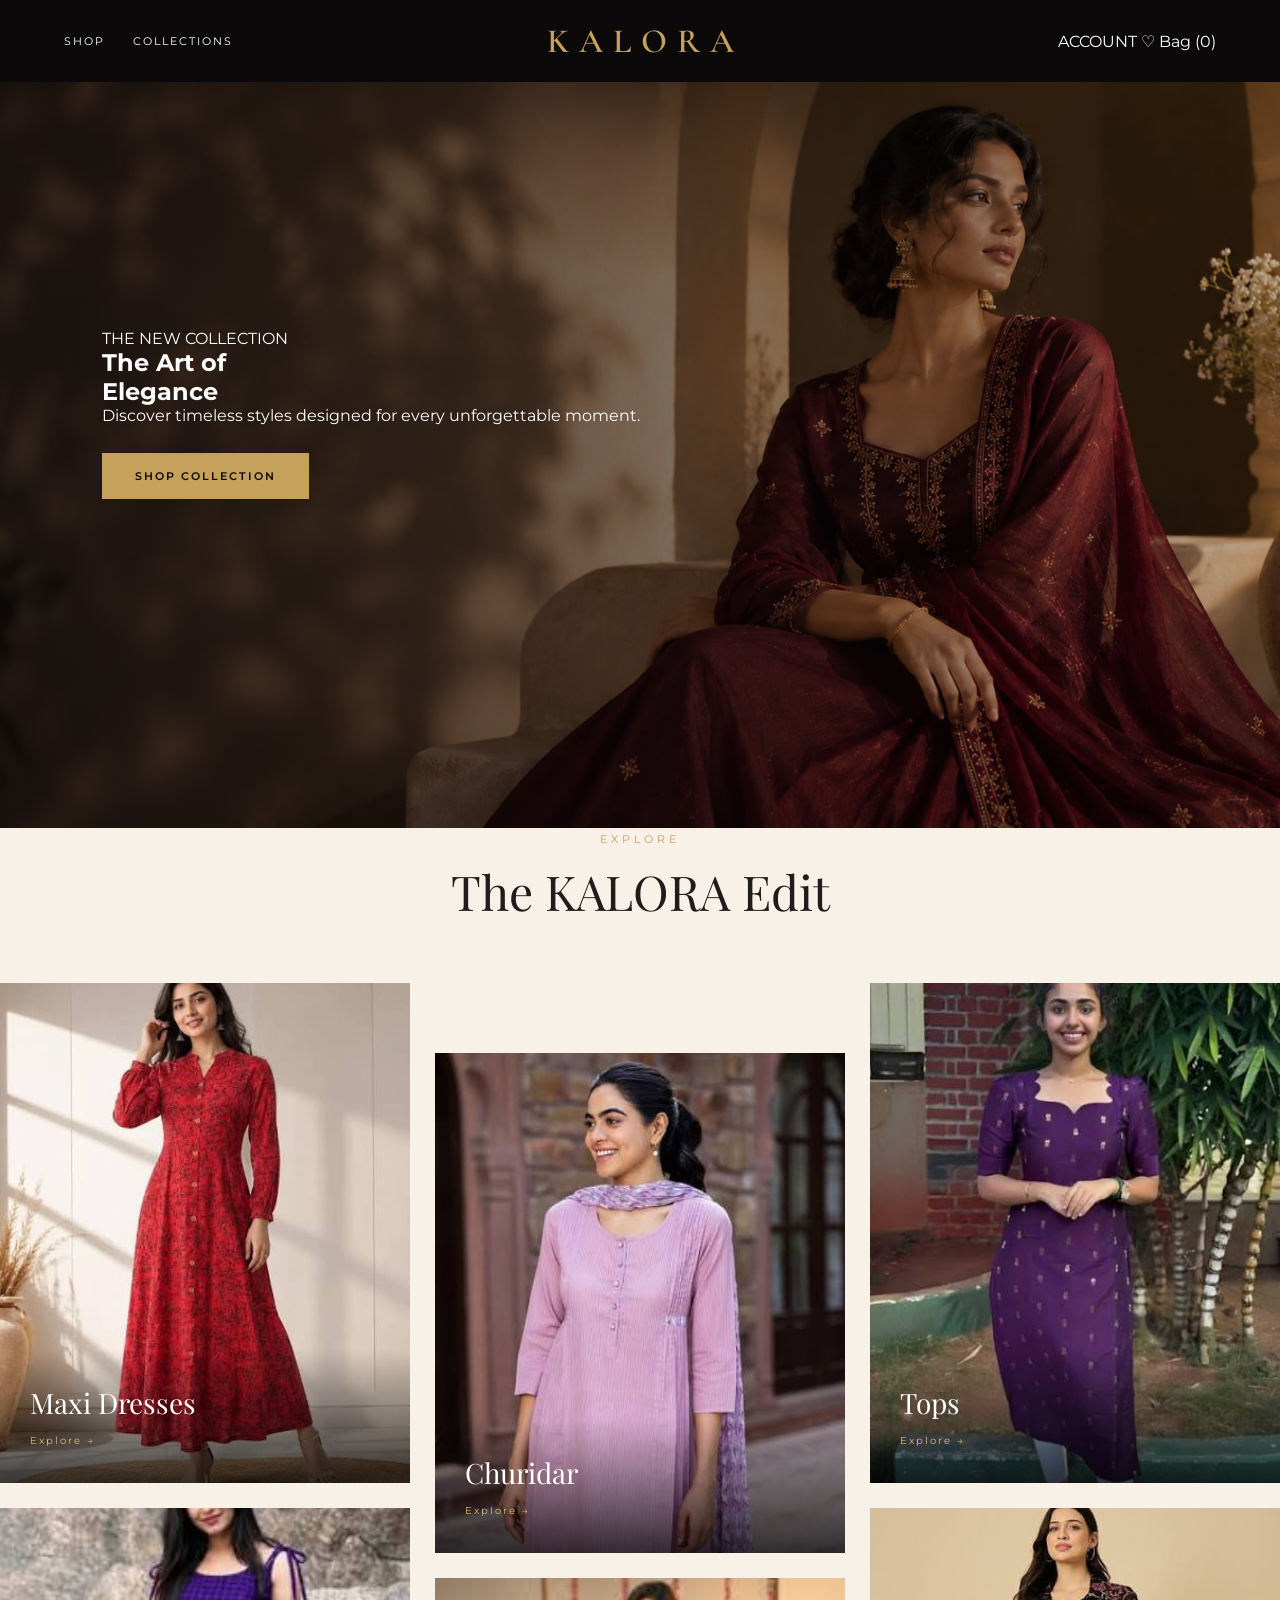
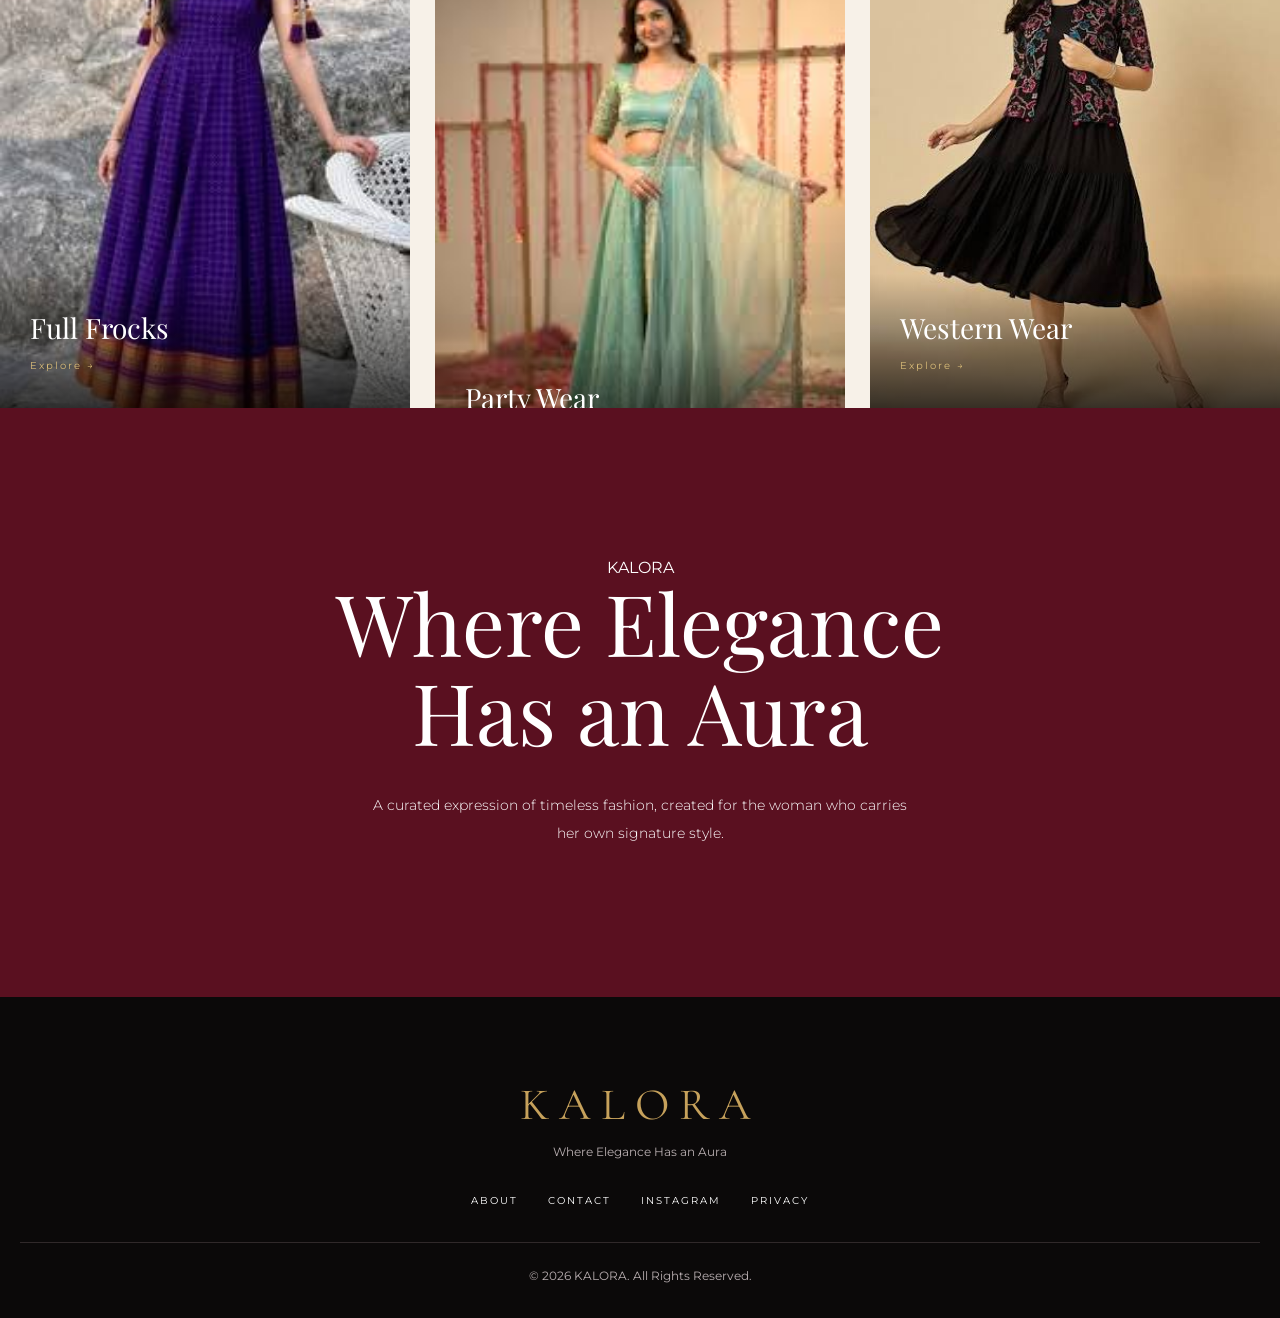
<file: frontend/index.html>
<!DOCTYPE html>
<html lang="en">
<head>
    <meta charset="UTF-8">
    <meta name="viewport" content="width=device-width, initial-scale=1.0">

    <link rel="icon" type="image/png" href="images/logo.png">

    <title>KALORA | Women's Boutique</title>

    <!-- Google Fonts -->
    <link rel="preconnect" href="https://fonts.googleapis.com">
    <link rel="preconnect" href="https://fonts.gstatic.com" crossorigin>

    <link href="https://fonts.googleapis.com/css2?family=Cormorant+Garamond:wght@400;500;600;700&family=Montserrat:wght@300;400;500;600&family=Playfair+Display:wght@400;500;600&display=swap" rel="stylesheet">

    <!-- CSS -->
    <link rel="stylesheet" href="css/style.css">
</head>

<body>

    <!-- NAVBAR -->
    <header class="navbar">

        <button class="menu-btn" aria-label="Open menu">
            ☰
        </button>

        <nav class="left-nav">
            <a href="#">Shop</a>
            <a href="#">Collections</a>
        </nav>

        <a href="#" class="logo">KALORA</a>

        
        <nav class="nav-right">

    <a href="account.html">ACCOUNT</a>

    <a href="#">
        ♡
    </a>

    <a href="cart.html">
        Bag <span id="cartCount">(0)</span>
    </a>

</nav>

    </header>


    <!-- HERO SECTION -->
    <main>

        <section class="hero">

            <div class="hero-content">

                <p class="eyebrow">THE NEW COLLECTION</p>

                <h1>
                    The Art of<br>
                    Elegance
                </h1>

                <p class="hero-text">
                    Discover timeless styles designed
                    for every unforgettable moment.
                </p>

                <a href="shop.html" class="hero-btn">SHOP COLLECTION</a>
            </div>

        </section>


        <!-- CATEGORY SECTION -->
        <section class="category-section reveal">

          <div class="section-heading">
          <span>EXPLORE</span>
          <h2>The KALORA Edit</h2>
           </div>

         <div class="category-grid">

         <a href="#" class="category-card">
            <img src="images/maxi.jpg" alt="Maxi Dresses">
            <div class="category-overlay">
                <h3>Maxi Dresses</h3>
                <span>Explore →</span>
            </div>
          </a>

           <a href="#" class="category-card">
            <img src="images/churidar.jpg" alt="Churidar">
            <div class="category-overlay">
                <h3>Churidar</h3>
                <span>Explore →</span>
            </div>
         </a>

         <a href="#" class="category-card">
            <img src="images/tops.jpg" alt="Tops">
            <div class="category-overlay">
                <h3>Tops</h3>
                <span>Explore →</span>
            </div>
         </a>

         <a href="#" class="category-card">
            <img src="images/frocks.jpg" alt="Full Frocks">
            <div class="category-overlay">
                <h3>Full Frocks</h3>
                <span>Explore →</span>
            </div>
         </a>

         <a href="#" class="category-card">
            <img src="images/party.jpg" alt="Party Wear">
            <div class="category-overlay">
                <h3>Party Wear</h3>
                <span>Explore →</span>
            </div>
         </a>

         <a href="#" class="category-card">
            <img src="images/western.jpg" alt="Western Wear">
            <div class="category-overlay">
                <h3>Western Wear</h3>
                <span>Explore →</span>
            </div>
         </a>

          </div>

       </section>

        <!-- BRAND STATEMENT -->
        <section class="brand-statement reveal">

            <p class="eyebrow">KALORA</p>

            <h2>
                Where Elegance<br>
                Has an Aura
            </h2>

            <p>
                A curated expression of timeless fashion,
                created for the woman who carries her
                own signature style.
            </p>

        </section>

    </main>


    <!-- FOOTER -->
    <footer class="footer">

        <div class="footer-logo">KALORA</div>

        <p>Where Elegance Has an Aura</p>

        <div class="footer-links">
            <a href="#">About</a>
            <a href="#">Contact</a>
            <a href="#">Instagram</a>
            <a href="#">Privacy</a>
        </div>

        <p class="copyright">
            © 2026 KALORA. All Rights Reserved.
        </p>

    </footer>


    <script src="js/script.js"></script>

</body>
</html>
</file>
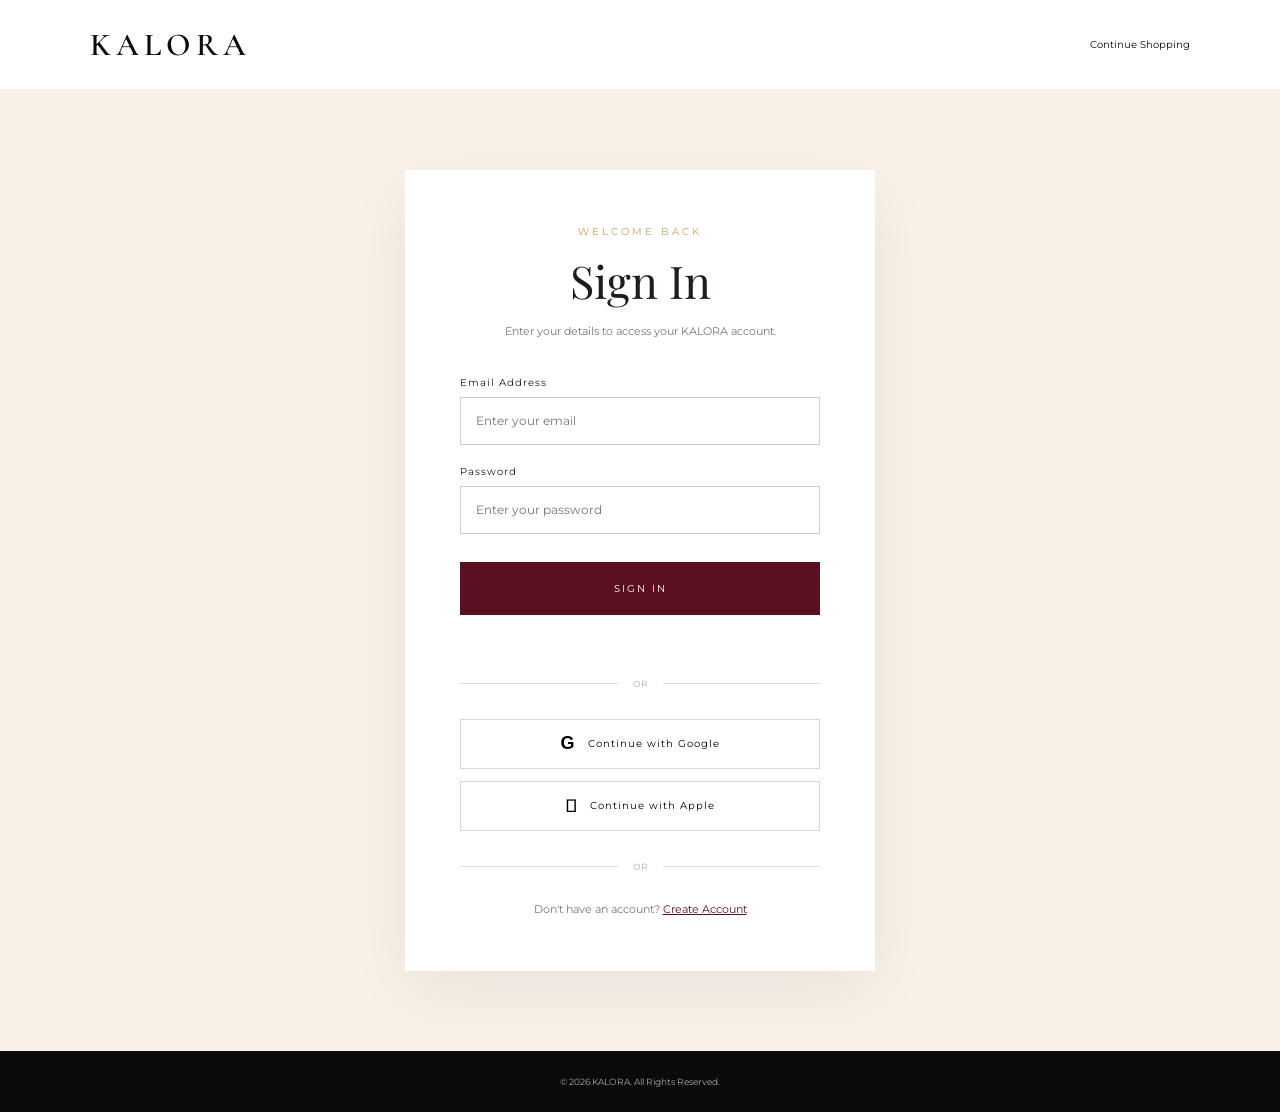
<file: frontend/account.html>
<!DOCTYPE html>
<html lang="en">

<head>

    <meta charset="UTF-8">

    <meta name="viewport"
          content="width=device-width, initial-scale=1.0">
<link rel="icon" type="image/png" href="images/logo.png">
    <title>My Account | KALORA</title>

    <link rel="preconnect"
          href="https://fonts.googleapis.com">

    <link rel="preconnect"
          href="https://fonts.googleapis.com"
          crossorigin>

    <link href="https://fonts.googleapis.com/css2?family=Cormorant+Garamond:wght@400;500;600&family=Montserrat:wght@400;500;600&family=Playfair+Display:wght@400;500&display=swap"
          rel="stylesheet">

    <link rel="stylesheet"
          href="css/style.css">

</head>

<body>


<header class="navbar">

    <button class="menu-btn">
        ☰
    </button>

    <nav class="nav-left">

        <a href="index.html">
            Home
        </a>

        <a href="shop.html">
            Shop
        </a>

        <a href="#">
            Collections
        </a>

    </nav>


    <a href="index.html"
       class="logo">

        KALORA

    </a>


    <nav class="nav-right">

        <a href="cart.html">
            Bag
        </a>

    </nav>

</header>



<section class="account-header">

    <p>
        KALORA
    </p>

    <h1>
        My Account
    </h1>

</section>



<main class="account-page">


    <aside class="account-menu">

        <button class="account-tab active"
                data-section="profile">

            Profile

        </button>

        <button class="account-tab"
                data-section="orders">

            My Orders

        </button>

        <button class="account-tab"
                data-section="wishlist">

            Wishlist

        </button>

        <button class="account-tab"
                data-section="addresses">

            Saved Addresses

        </button>

        <button
          type="button"
          id="logoutBtn"
          class="account-logout"
         > 
         LOG OUT
       </button>
    </aside>



    <section class="account-content">


        <!-- PROFILE -->

        <section class="account-section active" id="profile"></section>
          <span class="account-label">YOUR DETAILS</span>

          <h2>My Profile</h2>

         <div class="profile-form">

          <div class="profile-field">

            <label>FULL NAME</label>

            <input
                type="text"
                id="profileName"
                placeholder="Your full name"
            >

         </div>


         <div class="profile-field">

            <label>EMAIL ADDRESS</label>

            <input
                type="email"
                id="profileEmail"
                placeholder="Your email"
                readonly
            >

         </div>


         <div class="profile-field">

            <label>PHONE NUMBER</label>

            <input
                type="tel"
                id="profilePhone"
                placeholder="Your phone number"
            >

         </div>


         <button
            type="button"
            class="profile-save-btn"
            id="saveProfileBtn"
         >
            SAVE CHANGES
         </button>

         <p
            id="profileMessage"
            class="profile-message"
         ></p>

         </div>

       </section>

        <!-- ORDERS -->

        <section class="account-section" id="orders">

          <span class="account-label">PURCHASE HISTORY</span>

          <h2>My Orders</h2>

         <div
           id="ordersContainer"
           class="orders-container"
          >
          <!-- Orders will appear here -->
         </div>

       </section>
       <section class="account-section" id="orderTracking">

    <span class="account-label">DELIVERY</span>

    <h2>Track Your Order</h2>

    <div class="tracking-card">

        <div class="tracking-order">
            ORDER #KL10001
        </div>

        <div class="tracking-line">

            <div class="tracking-step active">
                <span>✓</span>
                <p>Confirmed</p>
            </div>

            <div class="tracking-step active">
                <span>✓</span>
                <p>Packed</p>
            </div>

            <div class="tracking-step active">
                <span>✓</span>
                <p>Shipped</p>
            </div>

            <div class="tracking-step">
                <span>4</span>
                <p>Out for Delivery</p>
            </div>

            <div class="tracking-step">
                <span>5</span>
                <p>Delivered</p>
            </div>

        </div>

    </div>

</section>


        <!-- WISHLIST -->

<div id="wishlist"
     class="account-section">

    <span class="account-label">
        YOUR FAVOURITES
    </span>

    <h2>
        My Wishlist
    </h2>

    <div id="wishlistContainer"
         class="wishlist-container">
        <!-- Wishlist products will appear here -->
    </div>

</div>

        <!-- ADDRESSES -->

       <div id="addresses" 
         class="account-section">

         <span class="account-label">DELIVERY</span>

         <h2>Saved Addresses</h2>

          <div id="addressContainer" class="address-container">
          <!-- Saved addresses will appear here -->
         </div>

         <button
           type="button"
           class="account-action-btn"
           id="addAddressBtn"
            >
           + ADD NEW ADDRESS
         </button>

       </div>

    </section>

</main>
<!-- RECENTLY VIEWED -->

<div id="recentlyViewed" class="account-section">

    <span class="account-label">
        YOUR HISTORY
    </span>

    <h2>
        Recently Viewed
    </h2>

    <div
        id="recentlyViewedContainer"
        class="recently-viewed-container">

        <!-- Recently viewed products will appear here -->

    </div>

</div>



<footer class="footer">

    <div class="footer-brand">

        <h2>KALORA</h2>

        <p>
            Where Elegance Has an Aura
        </p>

    </div>

</footer>


<script src="js/script.js"></script>

</body>

</html>
</file>
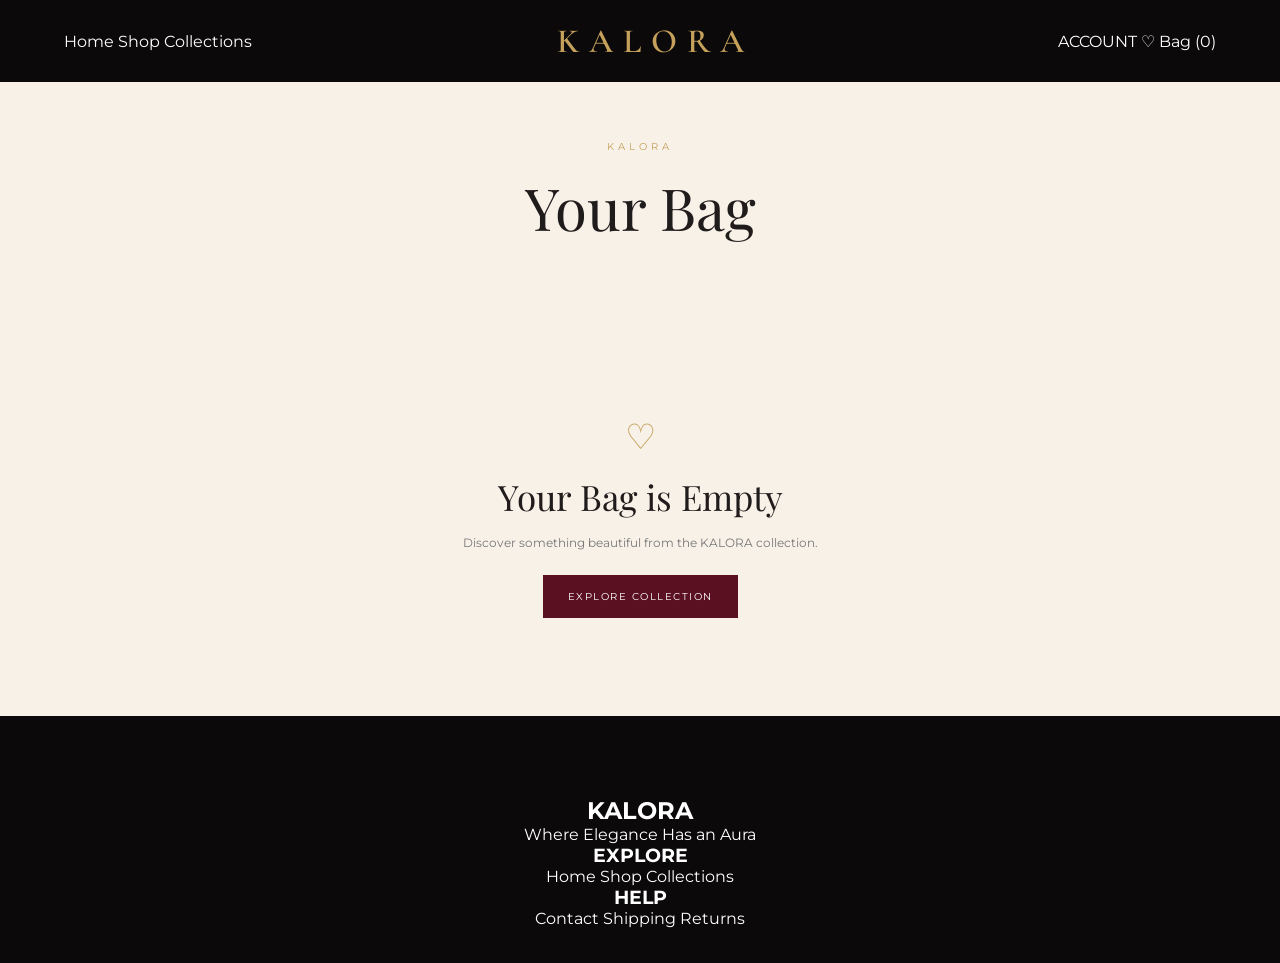
<file: frontend/cart.html>
<!DOCTYPE html>
<html lang="en">

<head>

    <meta charset="UTF-8">

    <meta name="viewport"
          content="width=device-width, initial-scale=1.0">
<link rel="icon" type="image/png" href="images/logo.png">
    <title>Your Bag | KALORA</title>

    <link rel="preconnect"
          href="https://fonts.googleapis.com">

    <link rel="preconnect"
          href="https://fonts.gstatic.com"
          crossorigin>

    <link href="https://fonts.googleapis.com/css2?family=Cormorant+Garamond:wght@400;500;600&family=Montserrat:wght@400;500;600&family=Playfair+Display:wght@400;500&display=swap"
          rel="stylesheet">

    <link rel="stylesheet"
          href="css/style.css">

</head>

<body>


<!-- NAVBAR -->

<header class="navbar">

    <button class="menu-btn">☰</button>

    <nav class="nav-left">

        <a href="index.html">
            Home
        </a>

        <a href="shop.html">
            Shop
        </a>

        <a href="#">
            Collections
        </a>

    </nav>


    <a href="index.html"
       class="logo">

        KALORA

    </a>


    <nav class="nav-right">
    <a href="account.html">ACCOUNT</a>
    <a href="#">♡</a>
    <a href="cart.html">
    Bag <span id="cartCount">(0)</span>
</a>
</nav>
</header>



<!-- CART HEADER -->

<section class="cart-header">

    <p>
        KALORA
    </p>

    <h1>
        Your Bag
    </h1>

</section>



<!-- CART -->

<main class="cart-page">


    <!-- CART ITEMS -->

    <section class="cart-items">

        <div id="cartItems">

            <!-- JavaScript products will appear here -->

        </div>

    </section>



    <!-- CART SUMMARY -->

    <aside class="cart-summary">

        <h2>
            Order Summary
        </h2>


        <div class="summary-row">

            <span>
                Subtotal
            </span>

            <strong id="cartSubtotal">
                ₹0
            </strong>

        </div>


        <div class="summary-row">

            <span>
                Shipping
            </span>

            <span>
                Calculated at checkout
            </span>

        </div>


        <div class="summary-divider"></div>


        <div class="summary-total">

            <span>
                Total
            </span>

            <strong id="cartTotal">
                ₹0
            </strong>

        </div>


        <button
          type="button"
          id="checkoutBtn"
          >
          PROCEED TO CHECKOUT
       </button>


        <a href="shop.html"
           class="continue-shopping">

            ← Continue Shopping

        </a>

    </aside>

</main>



<!-- EMPTY CART -->

<section id="emptyCart"
         class="empty-cart">

    <div>

        <span>
            ♡
        </span>

        <h2>
            Your Bag is Empty
        </h2>

        <p>
            Discover something beautiful from
            the KALORA collection.
        </p>

        <a href="shop.html">
            EXPLORE COLLECTION
        </a>

    </div>

</section>



<!-- FOOTER -->

<footer class="footer">

    <div class="footer-brand">

        <h2>
            KALORA
        </h2>

        <p>
            Where Elegance Has an Aura
        </p>

    </div>


    <div>

        <h3>
            EXPLORE
        </h3>

        <a href="index.html">
            Home
        </a>

        <a href="shop.html">
            Shop
        </a>

        <a href="#">
            Collections
        </a>

    </div>


    <div>

        <h3>
            HELP
        </h3>

        <a href="#">
            Contact
        </a>

        <a href="#">
            Shipping
        </a>

        <a href="#">
            Returns
        </a>

    </div>

</footer>



<script src="js/script.js"></script>

</body>

</html>
</file>
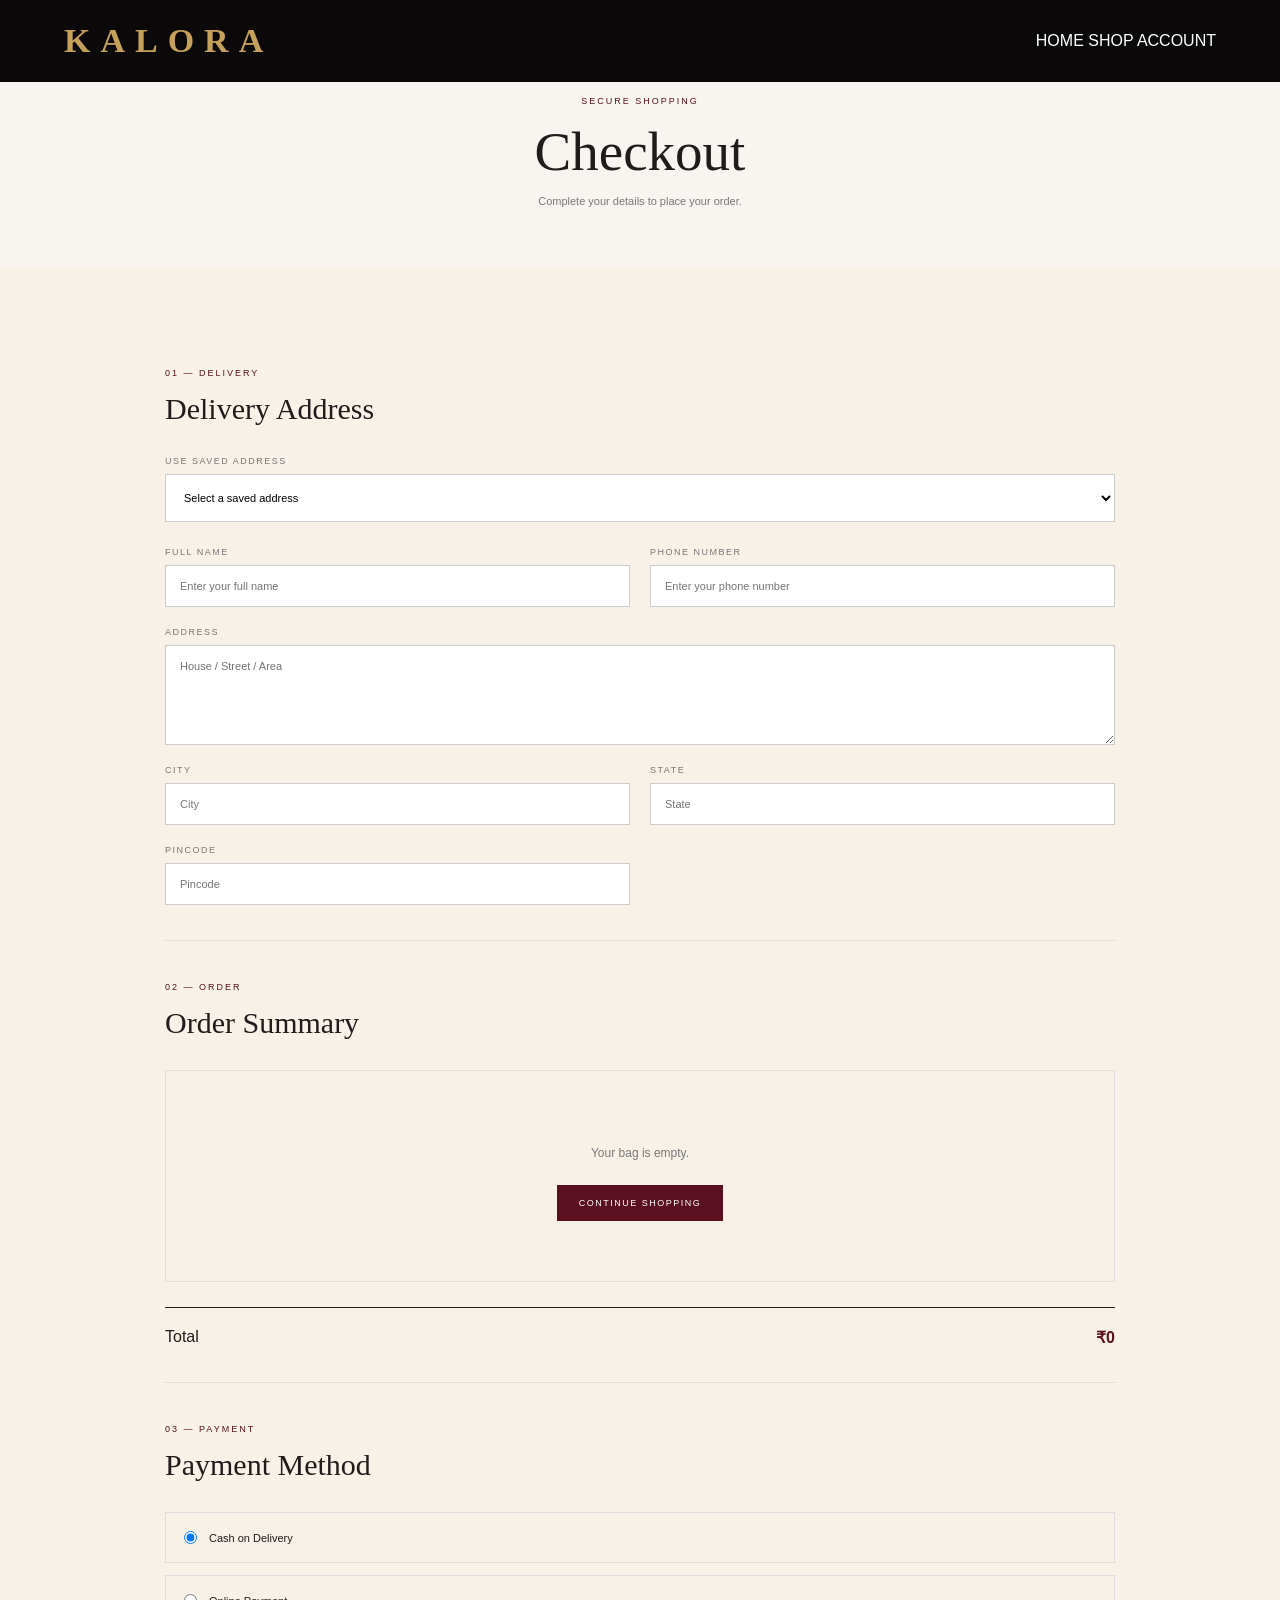
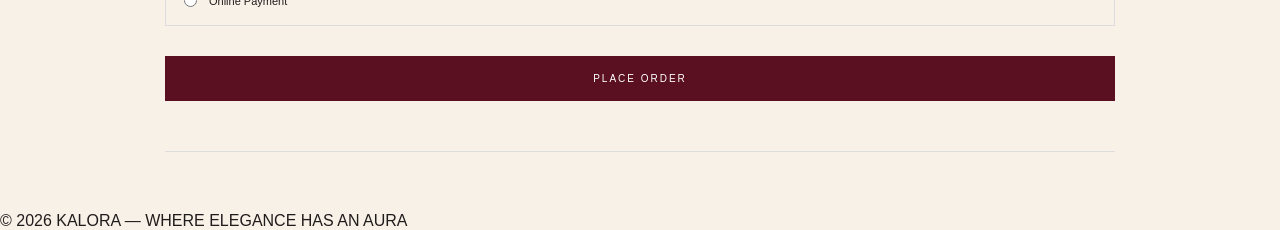
<file: frontend/checkout.html>
<!DOCTYPE html>
<html lang="en">

<head>

    <meta charset="UTF-8">

    <meta
        name="viewport"
        content="width=device-width, initial-scale=1.0"
    >
<link rel="icon" type="image/png" href="images/logo.png">
    <title>KALORA | Checkout</title>

    <link rel="stylesheet" href="css/style.css">

</head>


<body>


    <!-- NAVBAR -->

    <nav class="navbar">

        <div class="logo">
            KALORA
        </div>

        <div class="nav-links">

            <a href="index.html">
                HOME
            </a>

            <a href="shop.html">
                SHOP
            </a>

            <a href="account.html">
                ACCOUNT
            </a>

        </div>

    </nav>



    <!-- CHECKOUT HEADER -->

    <section class="checkout-header">

        <span>SECURE SHOPPING</span>

        <h1>Checkout</h1>

        <p>
            Complete your details to place your order.
        </p>

    </section>



    <!-- CHECKOUT -->

    <main class="checkout-container">


        <!-- DELIVERY DETAILS -->

        <section class="checkout-section">

            <span class="checkout-label">
                01 — DELIVERY
            </span>

            <h2>Delivery Address</h2>
            <div class="saved-address-area">

              <label>USE SAVED ADDRESS</label>

              <select id="savedAddressSelect">

             <option value="">
               Select a saved address
             </option>

             </select>

           </div>


            <div class="checkout-form">


                <div class="checkout-field">

                    <label>FULL NAME</label>

                    <input
                        type="text"
                        id="checkoutName"
                        placeholder="Enter your full name"
                    >

                </div>


                <div class="checkout-field">

                    <label>PHONE NUMBER</label>

                    <input
                        type="tel"
                        id="checkoutPhone"
                        placeholder="Enter your phone number"
                    >

                </div>


                <div class="checkout-field full-width">

                    <label>ADDRESS</label>

                    <textarea
                        id="checkoutAddress"
                        placeholder="House / Street / Area"
                    ></textarea>

                </div>


                <div class="checkout-field">

                    <label>CITY</label>

                    <input
                        type="text"
                        id="checkoutCity"
                        placeholder="City"
                    >

                </div>


                <div class="checkout-field">

                    <label>STATE</label>

                    <input
                        type="text"
                        id="checkoutState"
                        placeholder="State"
                    >

                </div>


                <div class="checkout-field">

                    <label>PINCODE</label>

                    <input
                        type="text"
                        id="checkoutPincode"
                        placeholder="Pincode"
                    >

                </div>

            </div>

        </section>



        <!-- ORDER SUMMARY -->

        <section class="checkout-section">

            <span class="checkout-label">
                02 — ORDER
            </span>

            <h2>Order Summary</h2>


            <div
                id="checkoutItems"
                class="checkout-items"
            >
                <!-- Cart items appear here -->
            </div>


            <div class="checkout-total">

                <span>Total</span>

                <strong id="checkoutTotal">
                    ₹0
                </strong>

            </div>

        </section>



        <!-- PAYMENT -->

        <section class="checkout-section">

            <span class="checkout-label">
                03 — PAYMENT
            </span>

            <h2>Payment Method</h2>


            <div class="payment-options">

                <label class="payment-option">

                    <input
                        type="radio"
                        name="payment"
                        value="cod"
                        checked
                    >

                    <span>
                        Cash on Delivery
                    </span>

                </label>


                <label class="payment-option">

                    <input
                        type="radio"
                        name="payment"
                        value="online"
                    >

                    <span>
                        Online Payment
                    </span>

                </label>

            </div>


            <button
                type="button"
                id="placeOrderBtn"
                class="place-order-btn"
            >
                PLACE ORDER
            </button>


            <p
                id="checkoutMessage"
                class="checkout-message"
            ></p>

        </section>


    </main>



    <footer>

        <p>
            © 2026 KALORA — WHERE ELEGANCE HAS AN AURA
        </p>

    </footer>


    <script src="js/script.js"></script>

</body>

</html>
</file>
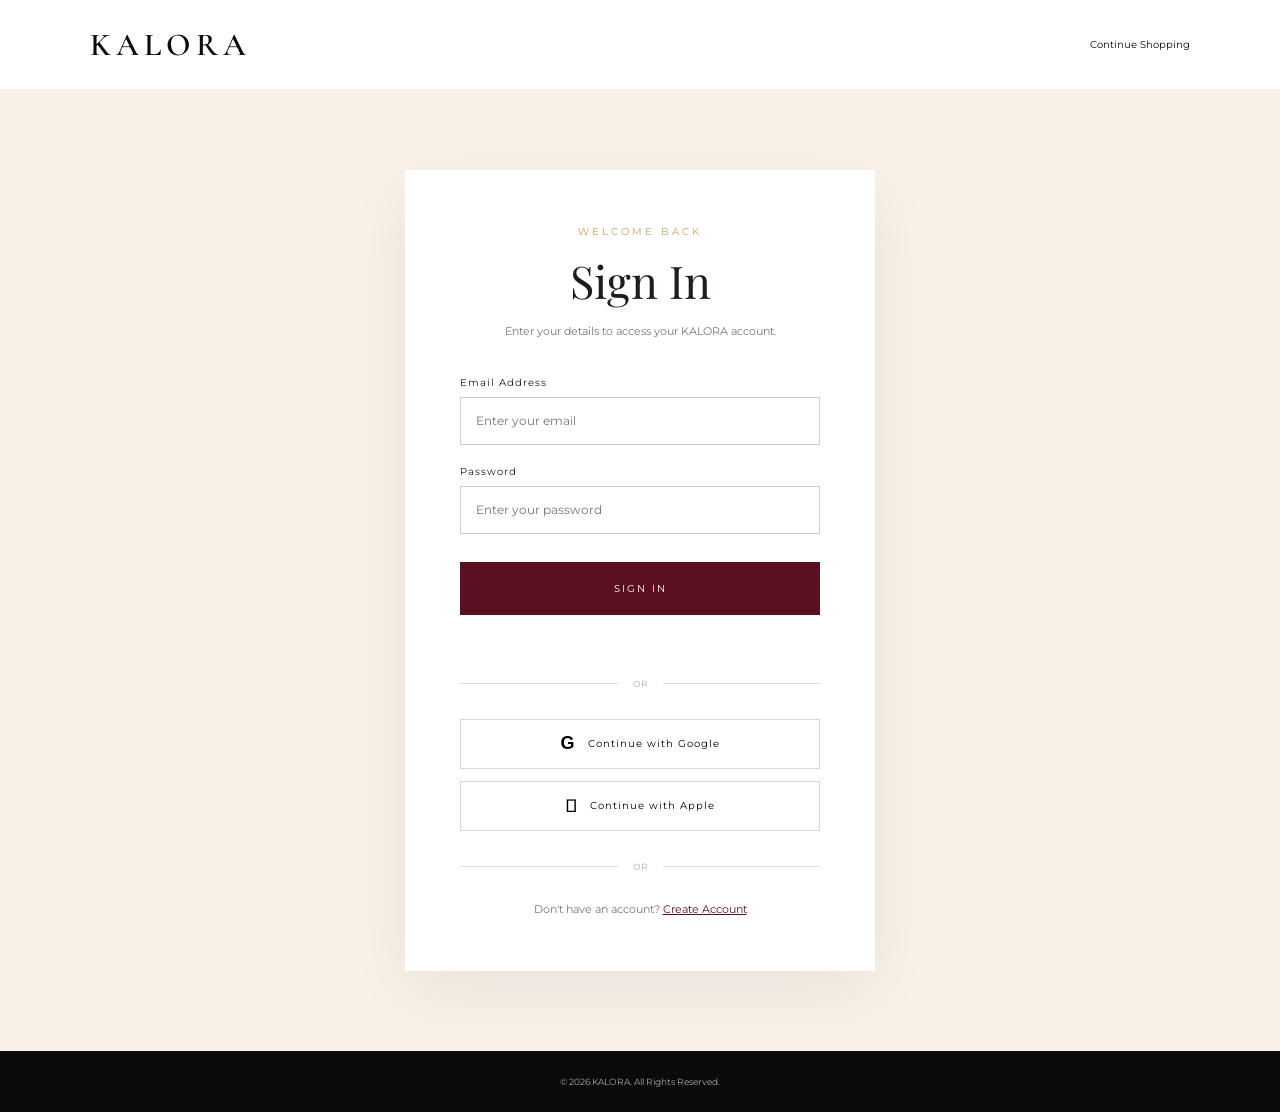
<file: frontend/login.html>
<!DOCTYPE html>
<html lang="en">

<head>

    <meta charset="UTF-8">

    <meta name="viewport"
          content="width=device-width, initial-scale=1.0">
<link rel="icon" type="image/png" href="images/logo.png">
    <title>Login | KALORA</title>

    <link rel="preconnect"
          href="https://fonts.googleapis.com">

    <link rel="preconnect"
          href="https://fonts.gstatic.com"
          crossorigin>

    <link href="https://fonts.googleapis.com/css2?family=Cormorant+Garamond:wght@400;500;600&family=Montserrat:wght@400;500;600&family=Playfair+Display:wght@400;500&display=swap"
          rel="stylesheet">

    <link rel="stylesheet"
          href="css/style.css">

</head>

<body>


<header class="simple-navbar">

    <a href="index.html"
       class="logo">

        KALORA

    </a>

    <a href="shop.html">
        Continue Shopping
    </a>

</header>



<main class="auth-page">

    <section class="auth-box">

        <p class="auth-label">
            WELCOME BACK
        </p>

        <h1>
            Sign In
        </h1>

        <p class="auth-subtitle">
            Enter your details to access your KALORA account.
        </p>


        <form id="loginForm">

            <label>
                Email Address
            </label>

            <input
                type="email"
                id="loginEmail"
                placeholder="Enter your email"
                required>


            <label>
                Password
            </label>

            <input
                type="password"
                id="loginPassword"
                placeholder="Enter your password"
                required>


            <button type="submit"
                    class="auth-button">

                SIGN IN

            </button>

        </form>


        <p id="loginMessage"
           class="auth-message">
        </p>
        <div class="auth-divider">
    <span>OR</span>
</div>

<button type="button" class="social-login google-login">
    <span class="google-icon">G</span>
    Continue with Google
</button>

<button type="button" class="social-login apple-login">
    <span class="apple-icon"></span>
    Continue with Apple
</button>


        <div class="auth-divider">
            <span>OR</span>
        </div>


        <p class="auth-switch">

            Don't have an account?

            <a href="register.html">
                Create Account
            </a>

        </p>

    </section>

</main>


<footer class="auth-footer">

    <p>
        © 2026 KALORA. All Rights Reserved.
    </p>

</footer>


<script src="js/script.js"></script>

</body>

</html>
</file>
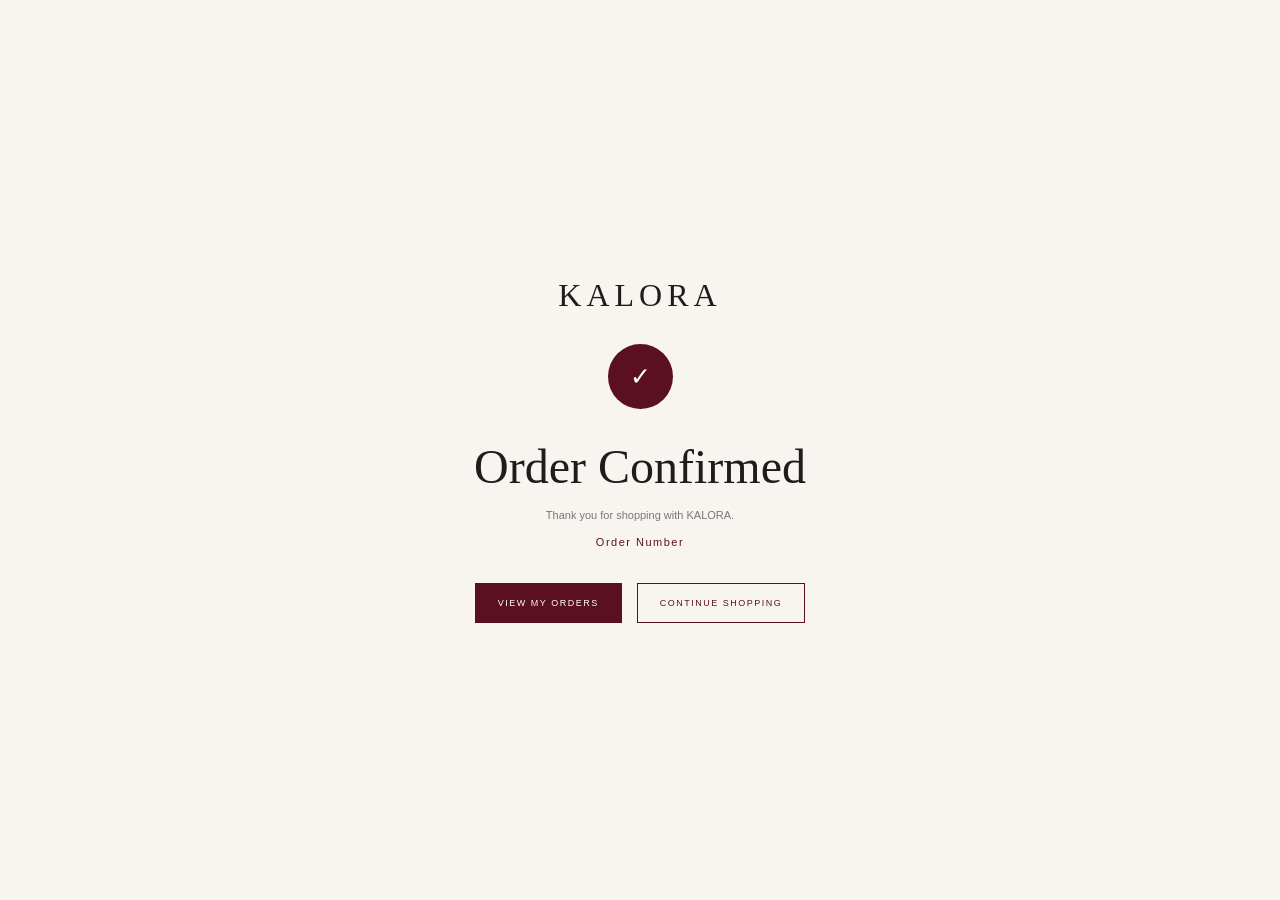
<file: frontend/order-success.html>
<!DOCTYPE html>
<html lang="en">

<head>

    <meta charset="UTF-8">

    <meta
        name="viewport"
        content="width=device-width, initial-scale=1.0"
    >
<link rel="icon" type="image/png" href="images/logo.png">
    <title>KALORA | Order Confirmed</title>

    <link
        rel="stylesheet"
        href="css/style.css"
    >

</head>

<body>


    <main class="order-success">

        <span class="success-label">
            KALORA
        </span>

        <div class="success-icon">
            ✓
        </div>

        <h1>
            Order Confirmed
        </h1>

        <p>
            Thank you for shopping with KALORA.
        </p>

        <p id="successOrderNumber">
            Order Number
        </p>

        <div class="success-actions">

            <a href="account.html">
                VIEW MY ORDERS
            </a>

            <a href="shop.html">
                CONTINUE SHOPPING
            </a>

        </div>

    </main>


    <script>

        const params =
            new URLSearchParams(
                window.location.search
            );

        const orderNumber =
            params.get("order");

        const element =
            document.getElementById(
                "successOrderNumber"
            );

        if (orderNumber) {

            element.textContent =
                "ORDER #" + orderNumber;

        }

    </script>

</body>

</html>
</file>
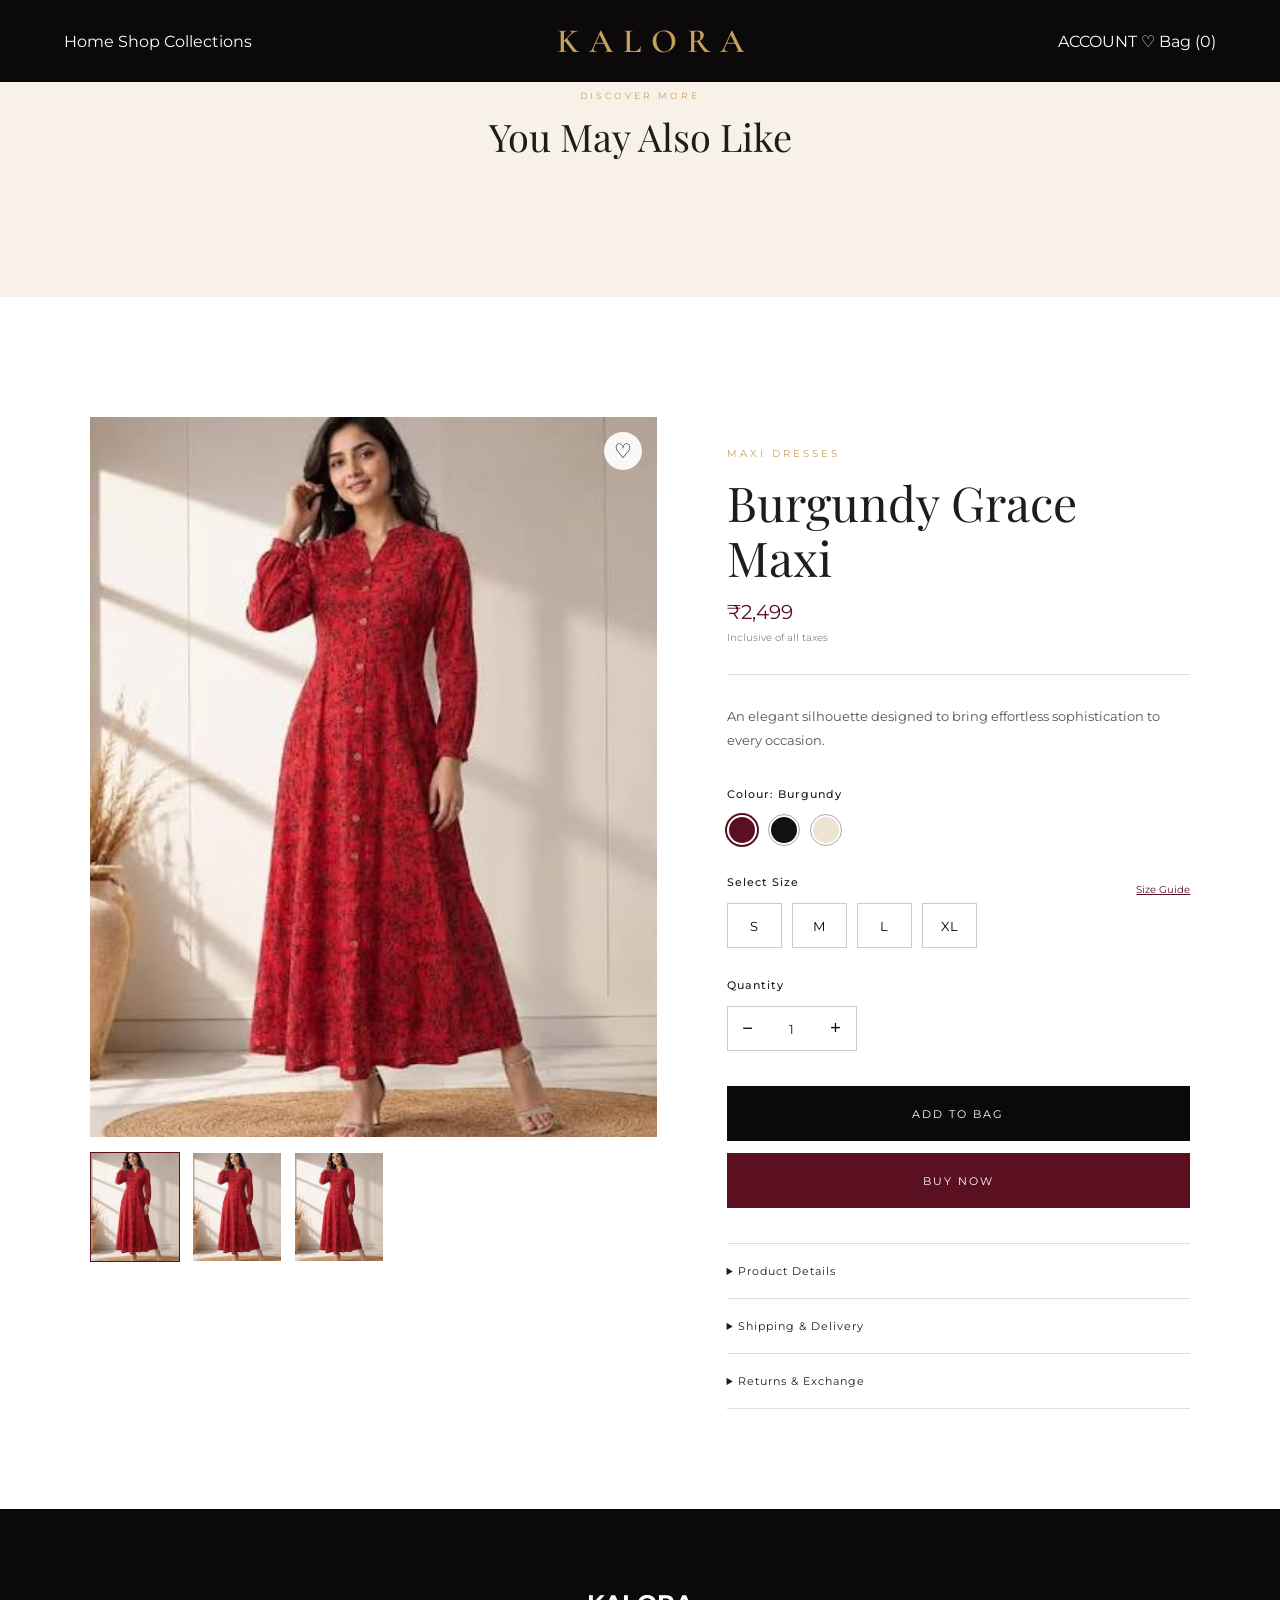
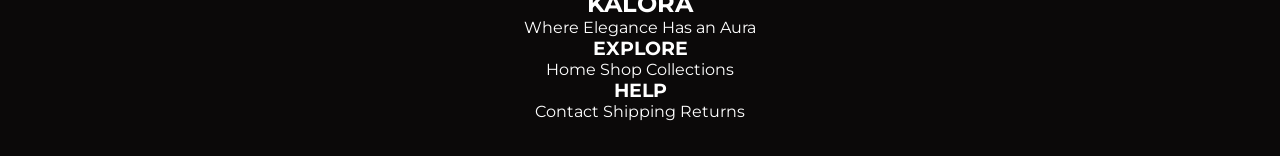
<file: frontend/product.html>
<!DOCTYPE html>
<html lang="en">

<head>
    <meta charset="UTF-8">
    <meta name="viewport" content="width=device-width, initial-scale=1.0">
     <link rel="icon" type="image/png" href="images/logo.png">
    <title>Product | KALORA</title>

    <link rel="preconnect" href="https://fonts.googleapis.com">
    <link rel="preconnect" href="https://fonts.gstatic.com" crossorigin>

    <link href="https://fonts.googleapis.com/css2?family=Cormorant+Garamond:wght@400;500;600&family=Montserrat:wght@400;500;600&family=Playfair+Display:wght@400;500&display=swap"
        rel="stylesheet">

    <link rel="stylesheet" href="css/style.css">
</head>

<body>

    <!-- NAVBAR -->

    <header class="navbar">

        <button class="menu-btn">☰</button>

        <nav class="nav-left">
            <a href="index.html">Home</a>
            <a href="shop.html">Shop</a>
            <a href="#">Collections</a>
        </nav>

        <a href="index.html" class="logo">
            KALORA
        </a>

        <nav class="nav-right">
    <a href="account.html">ACCOUNT</a>
    <a href="#">♡</a>
    <a href="cart.html">
    Bag <span id="cartCount">(0)</span>
</a>
</nav>

    </header>
    
    <!-- YOU MAY ALSO LIKE -->

<section class="you-may-also-like">

    <div class="related-heading">

        <span>
            DISCOVER MORE
        </span>

        <h2>
            You May Also Like
        </h2>

    </div>


    <div
        id="relatedProducts"
        class="related-products">

        <!-- Products will appear here -->

    </div>

</section>


    <!-- PRODUCT DETAILS -->

    <main class="product-details">

        <!-- PRODUCT IMAGES -->

        <section class="product-gallery">

            <div class="main-product-image">

                <img
                    id="mainProductImage"
                    src="images/maxi.jpg"
                    alt="Burgundy Grace Maxi">

                <button
                 class="product-wishlist wishlist-btn"
                 type="button"
                 aria-label="Add to wishlist">
                 ♡
                </button>
            </div>

            <div class="thumbnail-images">

                <button class="thumbnail active">
                    <img src="images/maxi.jpg"
                        alt="Product image 1">
                </button>

                <button class="thumbnail">
                    <img src="images/maxi.jpg"
                        alt="Product image 2">
                </button>

                <button class="thumbnail">
                    <img src="images/maxi.jpg"
                        alt="Product image 3">
                </button>

            </div>

        </section>


        <!-- PRODUCT INFORMATION -->

        <section class="product-details-info">

            <p class="detail-category" id="productCategory">
            MAXI DRESSES
           </p>

            <h1 id="productName">
            Burgundy Grace Maxi
           </h1>

            <div class="detail-price" id="productPrice">
           ₹2,499
           </div>
            <p class="tax-info">
                Inclusive of all taxes
            </p>


            <div class="detail-divider"></div>


            <!-- DESCRIPTION -->

            <div class="detail-description">

                <p>
                    An elegant silhouette designed to bring
                    effortless sophistication to every occasion.
                </p>

            </div>


            <!-- COLOUR -->

            <div class="option-group">

                <h3>
                    Colour:
                    <span id="selectedColour">
                        Burgundy
                    </span>
                </h3>

                <div class="colour-options">

                    <button
                        class="colour-btn selected"
                        data-colour="Burgundy">
                    </button>

                    <button
                        class="colour-btn black"
                        data-colour="Black">
                    </button>

                    <button
                        class="colour-btn ivory"
                        data-colour="Ivory">
                    </button>

                </div>

            </div>


            <!-- SIZE -->

            <div class="option-group">

                <div class="size-heading">

                    <h3>
                        Select Size
                    </h3>

                    <a href="#">
                        Size Guide
                    </a>

                </div>

                <div class="size-options">

    <button class="size-btn">S</button>
    <button class="size-btn">M</button>
    <button class="size-btn">L</button>
    <button class="size-btn">XL</button>

</div>
            </div>


            <!-- QUANTITY -->

            <div class="option-group">

                <h3>
                    Quantity
                </h3>

                <div class="quantity-box">

                    <button id="minusBtn">
                        −
                    </button>

                    <span id="quantity">
                        1
                    </span>

                    <button id="plusBtn">
                        +
                    </button>

                </div>

            </div>


            <!-- BUTTONS -->

            <div class="purchase-buttons">

                <button class="add-cart-btn"
        id="addToCartBtn">

    ADD TO BAG

</button>
                <button
                  class="buy-now-btn"
                  id="buyNowBtn">
                  BUY NOW
                </button>

            </div>


            <!-- PRODUCT INFORMATION -->

            <div class="product-extra">

                <details>
                    <summary>
                        Product Details
                    </summary>

                    <p>
                        Fabric: Premium blend<br>
                        Fit: Regular<br>
                        Style: Elegant Maxi<br>
                        Occasion: Evening / Festive
                    </p>

                </details>


                <details>
                    <summary>
                        Shipping & Delivery
                    </summary>

                    <p>
                        Delivery information will be
                        displayed during checkout.
                    </p>

                </details>


                <details>
                    <summary>
                        Returns & Exchange
                    </summary>

                    <p>
                        Returns and exchanges are available
                        according to KALORA's return policy.
                    </p>

                </details>

            </div>

        </section>

    </main>


    <!-- FOOTER -->

    <footer class="footer">

        <div class="footer-brand">
            <h2>KALORA</h2>
            <p>Where Elegance Has an Aura</p>
        </div>

        <div>
            <h3>EXPLORE</h3>
            <a href="index.html">Home</a>
            <a href="shop.html">Shop</a>
            <a href="#">Collections</a>
        </div>

        <div>
            <h3>HELP</h3>
            <a href="#">Contact</a>
            <a href="#">Shipping</a>
            <a href="#">Returns</a>
        </div>

    </footer>


    <script src="js/script.js"></script>
<script>

const productData = {

    maxi: {
        name: "Burgundy Grace Maxi",
        price: 2499,
        category: "MAXI DRESSES",
        image: "images/maxi.jpg",
        colour: "Burgundy",
        description: "An elegant silhouette designed to bring effortless sophistication to every occasion."
    },

    churidar: {
        name: "Royal Aura Churidar",
        price: 1999,
        category: "CHURIDAR",
        image: "images/churidar.jpg",
        colour: "Royal Blue",
        description: "A graceful churidar designed with a refined silhouette for elegant everyday and festive styling."
    },

    tops: {
        name: "Noir Silk Top",
        price: 1299,
        category: "TOPS",
        image: "images/tops.jpg",
        colour: "Black",
        description: "A sophisticated silk-inspired top designed for a sleek and modern look."
    },

    frocks: {
        name: "Golden Bloom Frock",
        price: 2899,
        category: "FULL FROCKS",
        image: "images/frocks.jpg",
        colour: "Golden",
        description: "A beautiful full frock with an elegant silhouette, perfect for celebrations and special occasions."
    },

    party: {
        name: "Midnight Glam Dress",
        price: 3299,
        category: "PARTY WEAR",
        image: "images/party.jpg",
        colour: "Black",
        description: "A statement party dress created for glamorous evenings and unforgettable occasions."
    },

    western: {
        name: "Eclipse Western Dress",
        price: 2299,
        category: "WESTERN WEAR",
        image: "images/western.jpg",
        colour: "Black",
        description: "A modern western silhouette combining effortless style with a sophisticated KALORA finish."
    }

};


// GET PRODUCT FROM URL

const urlParams = new URLSearchParams(window.location.search);

const selectedProduct = urlParams.get("product");

const product = productData[selectedProduct];


// DISPLAY PRODUCT

if (product) {

    addRecentlyViewed(product);

    document.getElementById("productName").textContent = product.name;

    document.getElementById("productPrice").textContent =
        "₹" + product.price.toLocaleString("en-IN");

    document.getElementById("productCategory").textContent =
        product.category;

    document.getElementById("mainProductImage").src =
        product.image;

    document.getElementById("mainProductImage").alt =
        product.name;

        // UPDATE PRODUCT THUMBNAILS

const thumbnails =
    document.querySelectorAll(
        ".thumbnail img"
    );

thumbnails.forEach((image, index) => {

    image.src = product.image;
    image.alt =
        product.name + " image " + (index + 1);

});

    document.querySelector(".detail-description p").textContent =
        product.description;

    document.getElementById("selectedColour").textContent =
        product.colour;

    document.title = product.name + " | KALORA";

}

</script>

</body>

</html>
</file>
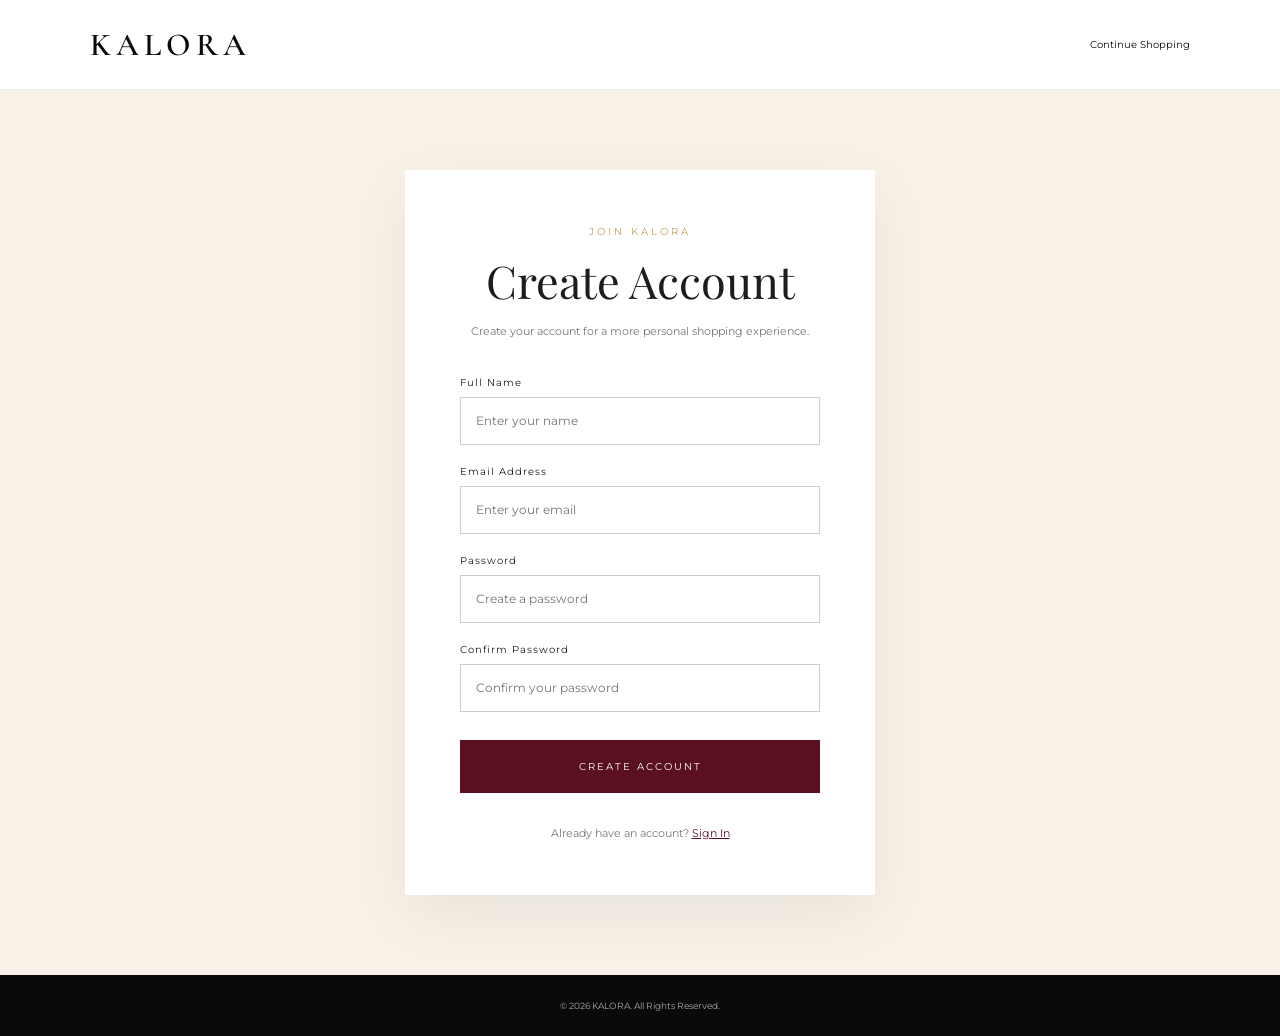
<file: frontend/register.html>
<!DOCTYPE html>
<html lang="en">

<head>

    <meta charset="UTF-8">

    <meta name="viewport"
          content="width=device-width, initial-scale=1.0">
<link rel="icon" type="image/png" href="images/logo.png">
    <title>Create Account | KALORA</title>

    <link rel="preconnect"
          href="https://fonts.googleapis.com">

    <link rel="preconnect"
          href="https://fonts.gstatic.com"
          crossorigin>

    <link href="https://fonts.googleapis.com/css2?family=Cormorant+Garamond:wght@400;500;600&family=Montserrat:wght@400;500;600&family=Playfair+Display:wght@400;500&display=swap"
          rel="stylesheet">

    <link rel="stylesheet"
          href="css/style.css">

</head>

<body>


<header class="simple-navbar">

    <a href="index.html"
       class="logo">

        KALORA

    </a>

    <a href="shop.html">
        Continue Shopping
    </a>

</header>



<main class="auth-page">

    <section class="auth-box">

        <p class="auth-label">
            JOIN KALORA
        </p>

        <h1>
            Create Account
        </h1>

        <p class="auth-subtitle">
            Create your account for a more personal shopping experience.
        </p>


        <form id="registerForm">


            <label>
                Full Name
            </label>

            <input
                type="text"
                id="registerName"
                placeholder="Enter your name"
                required>


            <label>
                Email Address
            </label>

            <input
                type="email"
                id="registerEmail"
                placeholder="Enter your email"
                required>


            <label>
                Password
            </label>

            <input
                type="password"
                id="registerPassword"
                placeholder="Create a password"
                required>


            <label>
                Confirm Password
            </label>

            <input
                type="password"
                id="confirmPassword"
                placeholder="Confirm your password"
                required>


            <button type="submit"
                    class="auth-button">

                CREATE ACCOUNT

            </button>

        </form>


        <p id="registerMessage"
           class="auth-message">
        </p>


        <p class="auth-switch">

            Already have an account?

            <a href="login.html">
                Sign In
            </a>

        </p>

    </section>

</main>


<footer class="auth-footer">

    <p>
        © 2026 KALORA. All Rights Reserved.
    </p>

</footer>


<script src="js/script.js"></script>

</body>

</html>
</file>
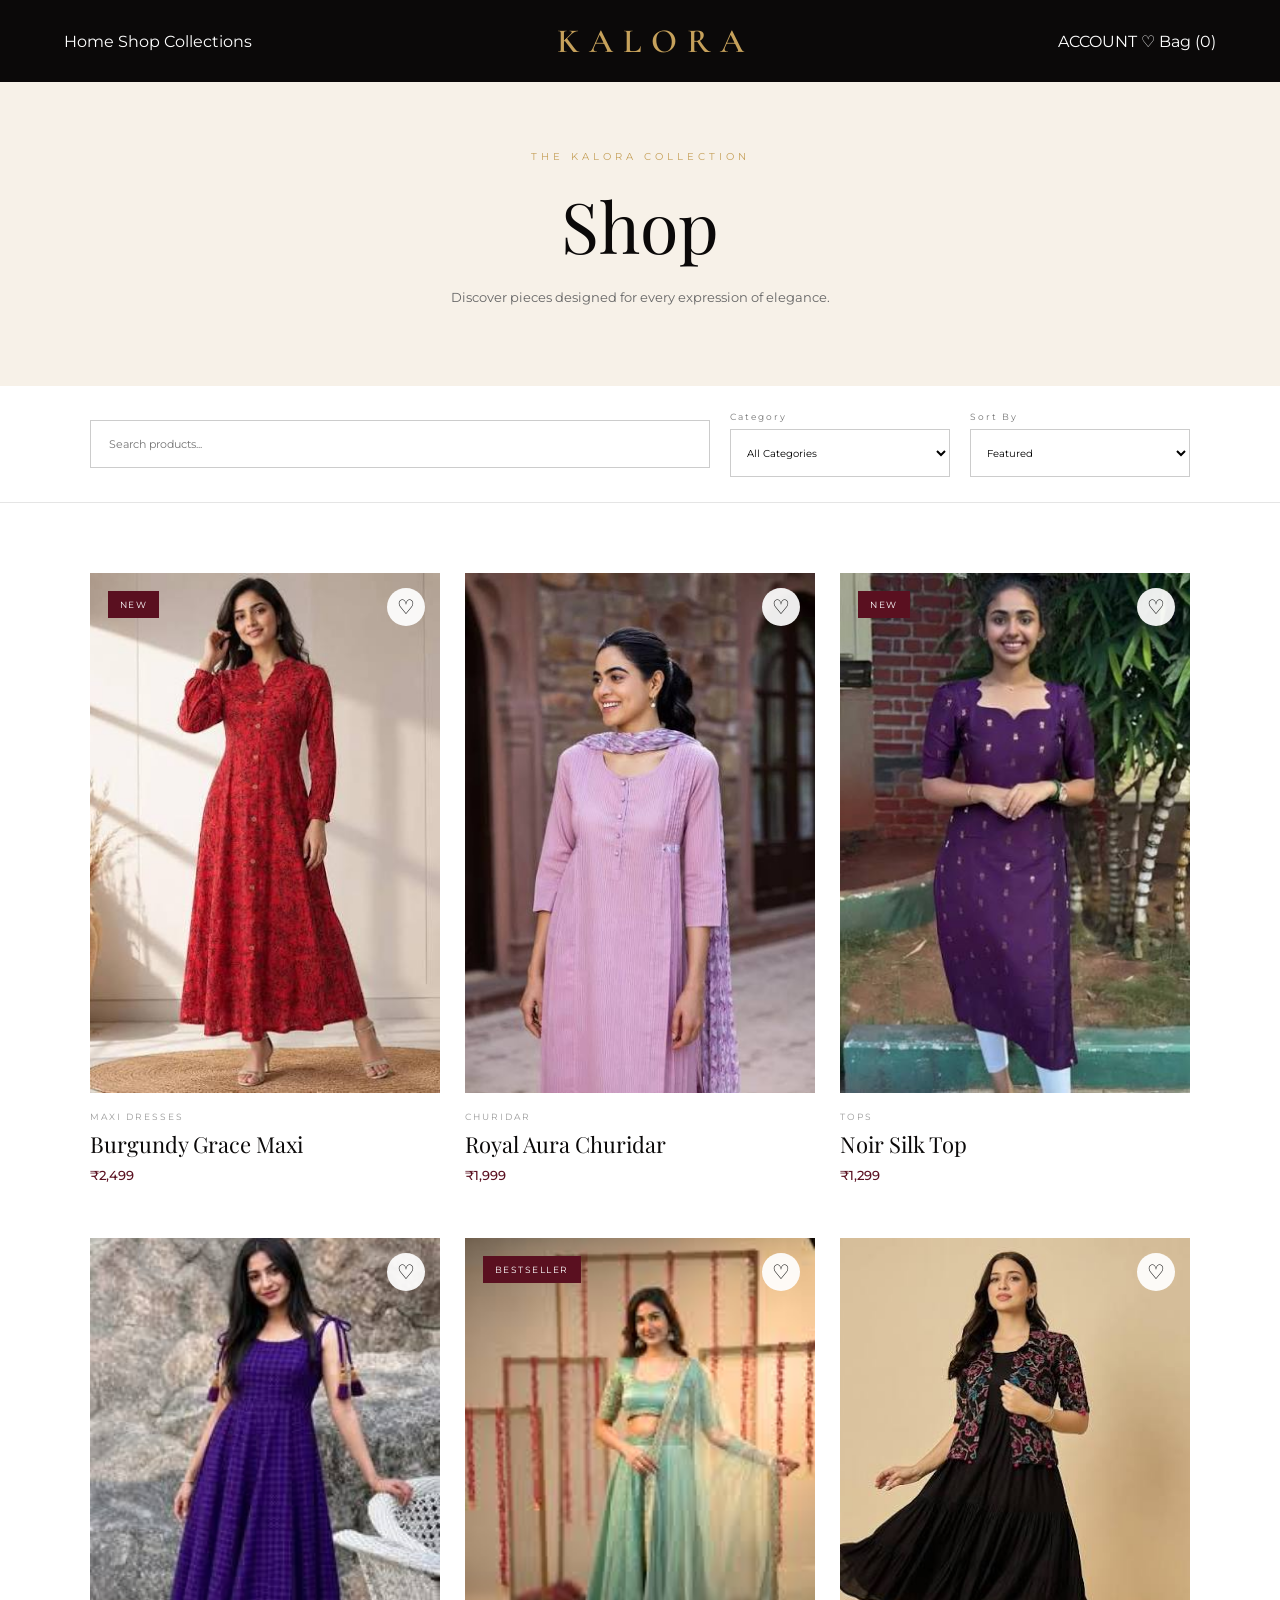
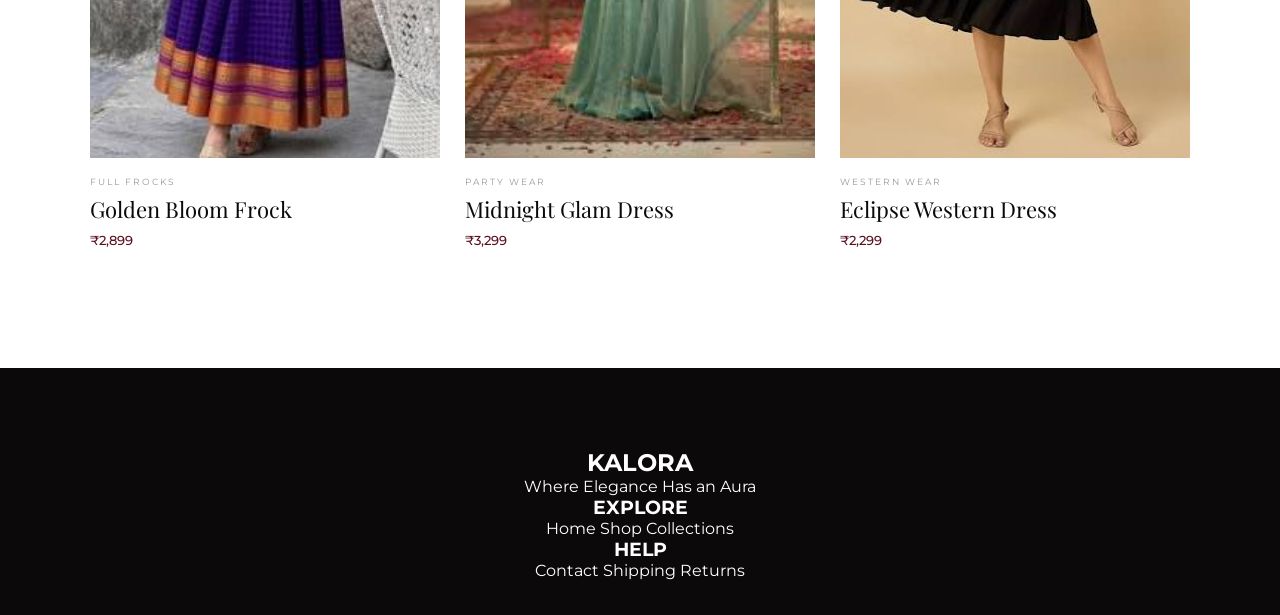
<file: frontend/shop.html>
<!DOCTYPE html>
<html lang="en">

<head>
    <meta charset="UTF-8">
    <meta name="viewport" content="width=device-width, initial-scale=1.0">
    <link rel="icon" type="image/png" href="images/logo.png">
    <title>Shop | KALORA</title>

    <!-- Google Fonts -->
    <link rel="preconnect" href="https://fonts.googleapis.com">
    <link rel="preconnect" href="https://fonts.gstatic.com" crossorigin>

    <link href="https://fonts.googleapis.com/css2?family=Cormorant+Garamond:wght@400;500;600&family=Montserrat:wght@400;500;600&family=Playfair+Display:wght@400;500&display=swap"
        rel="stylesheet">

    <link rel="stylesheet" href="css/style.css">
</head>

<body>

    <!-- NAVBAR -->

    <header class="navbar">

        <button class="menu-btn">☰</button>

        <nav class="nav-left">
            <a href="index.html">Home</a>
            <a href="shop.html">Shop</a>
            <a href="#">Collections</a>
        </nav>

        <a href="index.html" class="logo">
            KALORA
        </a>

        <nav class="nav-right">
    <a href="account.html">ACCOUNT</a>
    <a href="#">♡</a>
   <a href="cart.html">Bag <span id="cartCount">(0)</span></a>
</nav>
    </header>


    <!-- SHOP HEADER -->

    <section class="shop-header">

        <p>THE KALORA COLLECTION</p>

        <h1>Shop</h1>

        <span>
            Discover pieces designed for every expression of elegance.
        </span>

    </section>


    <!-- SHOP CONTROLS -->

    <section class="shop-controls">

    <!-- SEARCH -->
    <div class="shop-search">
        <input
            type="text"
            id="productSearch"
            placeholder="Search products..."
        >
    </div>

    <!-- CATEGORY FILTER -->
    <div class="shop-filter">
        <label>Category</label>

        <select id="categoryFilter">
            <option value="all">All Categories</option>
            <option value="maxi">Maxi Dresses</option>
            <option value="churidar">Churidar</option>
            <option value="tops">Tops</option>
            <option value="frocks">Full Frocks</option>
            <option value="party">Party Wear</option>
            <option value="western">Western Wear</option>
        </select>
    </div>

    <!-- SORT -->
    <div class="shop-filter">
        <label>Sort By</label>

        <select id="sortProducts">
            <option value="default">Featured</option>
            <option value="low">Price: Low to High</option>
            <option value="high">Price: High to Low</option>
            <option value="name">Name: A to Z</option>
        </select>
    </div>

   </section>
    <!-- PRODUCT GRID -->

    <main class="product-section">

        <div class="product-grid" id="productGrid">

            <!-- PRODUCT 1 -->

            <article class="product-card"
         data-category="maxi"
         data-price="2499"
         onclick="window.location.href='product.html?product=maxi'">

                <div class="product-image">

                    <img src="images/maxi.jpg"
                        alt="Elegant Maxi Dress">

                    <button
                     class="wishlist-btn"
                     type="button"
                     aria-label="Add to wishlist">
                      ♡
                    </button>

                    <span class="product-badge">
                        NEW
                    </span>

                </div>

                <div class="product-info">

                    <p class="product-category">
                        MAXI DRESSES
                    </p>

                    <h2 class="product-name">
                      Burgundy Grace Maxi
                   </h2>

                    <p class="product-price">
                        ₹2,499
                    </p>

                </div>

            </article>


            <!-- PRODUCT 2 -->

            <article class="product-card"
         data-category="churidar"
         data-price="1999"
         onclick="window.location.href='product.html?product=churidar'">

                <div class="product-image">

                    <img src="images/churidar.jpg"
                        alt="Elegant Churidar">

                    <button
                     class="wishlist-btn"
                     type="button"
                     aria-label="Add to wishlist">
                      ♡
                    </button>

                </div>

                <div class="product-info">

                    <p class="product-category">
                        CHURIDAR
                    </p>

                    <h2 class="product-name">
                       Royal Aura Churidar
                   </h2>

                    <p class="product-price">
                        ₹1,999
                    </p>

                </div>

            </article>


            <!-- PRODUCT 3 -->

            <article class="product-card"
         data-category="tops"
         data-price="1299"
         onclick="window.location.href='product.html?product=tops'">

                <div class="product-image">

                    <img src="images/tops.jpg"
                        alt="Elegant Top">

                    <button
                     class="wishlist-btn"
                     type="button"
                     aria-label="Add to wishlist">
                      ♡
                    </button>

                    <span class="product-badge">
                        NEW
                    </span>

                </div>

                <div class="product-info">

                    <p class="product-category">
                        TOPS
                    </p>

                    <h2 class="product-name">
                      Noir Silk Top
                    </h2>

                    <p class="product-price">
                        ₹1,299
                    </p>

                </div>

            </article>


            <!-- PRODUCT 4 -->

            <article class="product-card"
         data-category="frocks"
         data-price="2899"
         onclick="window.location.href='product.html?product=frocks'">

                <div class="product-image">

                    <img src="images/frocks.jpg"
                        alt="Full Frock">

                    <button
                     class="wishlist-btn"
                     type="button"
                     aria-label="Add to wishlist">
                      ♡
                    </button>

                </div>

                <div class="product-info">

                    <p class="product-category">
                        FULL FROCKS
                    </p>

                    <h2 class="product-name">
                       Golden Bloom Frock
                    </h2>

                    <p class="product-price">
                        ₹2,899
                    </p>

                </div>

            </article>


            <!-- PRODUCT 5 -->

           <article class="product-card"
         data-category="party"
         data-price="3299"
         onclick="window.location.href='product.html?product=party'">

                <div class="product-image">

                    <img src="images/party.jpg"
                        alt="Party Wear Dress">

                    <button
                     class="wishlist-btn"
                     type="button"
                     aria-label="Add to wishlist">
                      ♡
                    </button>

                    <span class="product-badge">
                        BESTSELLER
                    </span>

                </div>

                <div class="product-info">

                    <p class="product-category">
                        PARTY WEAR
                    </p>

                    <h2 class="product-name">
                      Midnight Glam Dress
                   </h2>

                    <p class="product-price">
                        ₹3,299
                    </p>

                </div>

            </article>


            <!-- PRODUCT 6 -->

           <article class="product-card"
         data-category="western"
         data-price="2299"
         onclick="window.location.href='product.html?product=western'">

                <div class="product-image">

                    <img src="images/western.jpg"
                        alt="Western Wear">

                    <button
                     class="wishlist-btn"
                     type="button"
                     aria-label="Add to wishlist">
                      ♡
                    </button>

                </div>

                <div class="product-info">

                    <p class="product-category">
                        WESTERN WEAR
                    </p>

                    <h2 class="product-name">
                      Eclipse Western Dress
                    </h2>

                    <p class="product-price">
                        ₹2,299
                    </p>

                </div>

            </article>

        </div>

    </main>


    <!-- FOOTER -->

    <footer class="footer">

        <div class="footer-brand">
            <h2>KALORA</h2>
            <p>Where Elegance Has an Aura</p>
        </div>

        <div>
            <h3>EXPLORE</h3>
            <a href="index.html">Home</a>
            <a href="shop.html">Shop</a>
            <a href="#">Collections</a>
        </div>

        <div>
            <h3>HELP</h3>
            <a href="#">Contact</a>
            <a href="#">Shipping</a>
            <a href="#">Returns</a>
        </div>

    </footer>


    <script src="js/script.js"></script>

</body>

</html>
</file>
<file: frontend/css/style.css>
/* =========================
   KALORA - GLOBAL
========================= */

:root {
    --burgundy: #5a1020;
    --dark-burgundy: #350812;
    --black: #0b0909;
    --gold: #c6a15b;
    --ivory: #f7f1e8;
    --white: #ffffff;
    --text: #211c1c;
}

* {
    margin: 0;
    padding: 0;
    box-sizing: border-box;
}

html {
    scroll-behavior: smooth;
}

body {
    background: var(--ivory);
    color: var(--text);
    font-family: "Montserrat", sans-serif;
}

a {
    text-decoration: none;
    color: inherit;
}


/* =========================
   NAVBAR
========================= */

.navbar {
    height: 82px;
    width: 100%;

    display: flex;
    align-items: center;
    justify-content: space-between;

    padding: 0 5%;

    background: var(--black);
    color: var(--white);

    position: absolute;
    top: 0;
    left: 0;
    z-index: 10;
}

.logo {
    font-family: "Cormorant Garamond", serif;
    font-size: 34px;
    letter-spacing: 10px;
    color: var(--gold);
    font-weight: 600;
}

.left-nav,
.right-nav {
    display: flex;
    align-items: center;
    gap: 28px;
}

.left-nav a,
.right-nav a {
    font-size: 11px;
    text-transform: uppercase;
    letter-spacing: 2px;
    transition: 0.3s ease;
}

.left-nav a:hover,
.right-nav a:hover {
    color: var(--gold);
}

.menu-btn {
    display: none;
}


/* =========================
   HERO
========================= */
.hero {
    min-height: 92vh;

    background:
        linear-gradient(
            90deg,
            rgba(10, 5, 7, 0.82),
            rgba(10, 5, 7, 0.25)
        ),
        url("../images/hero.jpg");

    background-size: cover;
    background-position: center;

    display: flex;
    align-items: center;

    padding: 0 8%;

    color: var(--white);
}
/* =========================================
   HERO SHOP COLLECTION BUTTON
========================================= */

.hero-btn {
    display: inline-block;
    margin-top: 28px;
    padding: 15px 32px;

    background: var(--gold);
    color: var(--black);

    font-family: "Montserrat", sans-serif;
    font-size: 11px;
    font-weight: 600;
    letter-spacing: 2px;

    text-decoration: none;

    border: 1px solid var(--gold);
    transition: all 0.4s ease;

    animation: goldGlow 2.2s ease-in-out infinite;
}

.hero-btn:hover {
    background: transparent;
    color: var(--gold);
    transform: translateY(-3px);
    box-shadow: 0 0 25px rgba(198, 161, 91, 0.55);
}


/* Golden shining effect */

@keyframes goldGlow {

    0%, 100% {
        box-shadow: 0 0 5px rgba(198, 161, 91, 0.25);
    }

    50% {
        box-shadow:
            0 0 12px rgba(198, 161, 91, 0.55),
            0 0 25px rgba(198, 161, 91, 0.25);
    }

}
/* =========================
   CATEGORIES
========================= */

.categories {
    padding: 110px 7%;
    background: var(--ivory);
}


/* SECTION HEADING */

.section-heading {
    text-align: center;
    margin-bottom: 60px;
}

.section-heading span {
    font-family: "Montserrat", sans-serif;
    font-size: 11px;
    letter-spacing: 4px;
    color: var(--gold);
}

.section-heading h2 {
    font-family: "Playfair Display", serif;
    font-size: 48px;
    font-weight: 400;
    margin-top: 12px;
}


/* CATEGORY GRID */

.category-grid {
    display: grid;
    grid-template-columns: repeat(3, 1fr);
    gap: 25px;
}

.category-card {
    position: relative;
    height: 500px;
    overflow: hidden;
    display: block;
    text-decoration: none;
}

.category-card:nth-child(2),
.category-card:nth-child(5) {
    transform: translateY(70px);
}

.category-card img {
    width: 100%;
    height: 100%;
    object-fit: cover;
    transition: transform 0.8s ease;
}

.category-card:hover img {
    transform: scale(1.06);
}

.category-overlay {
    position: absolute;
    left: 0;
    bottom: 0;
    width: 100%;
    padding: 35px 30px;

    background: linear-gradient(
        transparent,
        rgba(0, 0, 0, 0.75)
    );

    color: white;
}

.category-overlay h3 {
    font-family: "Playfair Display", serif;
    font-size: 28px;
    font-weight: 400;
    margin-bottom: 8px;
}

.category-overlay span {
    font-family: "Montserrat", sans-serif;
    font-size: 10px;
    letter-spacing: 2px;
    color: #d9bc78;
}


/* MOBILE */

@media (max-width: 768px) {

    .category-grid {
        grid-template-columns: 1fr;
    }

    .category-card {
        height: 430px;
    }

    .category-card:nth-child(2),
    .category-card:nth-child(5) {
        transform: none;
    }

    .section-heading h2 {
        font-size: 36px;
    }
}
/* =========================
   BRAND STATEMENT
========================= */

.brand-statement {
    background: var(--burgundy);
    color: var(--white);

    text-align: center;

    padding: 150px 20px;
}

.brand-statement h2 {
    font-family: "Playfair Display", serif;
    font-size: clamp(45px, 7vw, 85px);
    font-weight: 400;
    line-height: 1.05;

    margin-bottom: 35px;
}

.brand-statement > p:last-child {
    max-width: 550px;
    margin: auto;

    font-size: 14px;
    line-height: 2;
    font-weight: 300;
}


/* =========================
   FOOTER
========================= */

.footer {
    background: var(--black);
    color: var(--white);

    text-align: center;
    padding: 80px 20px 35px;
}

.footer-logo {
    font-family: "Cormorant Garamond", serif;
    font-size: 45px;
    letter-spacing: 10px;
    color: var(--gold);
}

.footer > p {
    margin-top: 12px;
    color: #b8aeb0;
    font-size: 12px;
}

.footer-links {
    display: flex;
    justify-content: center;
    gap: 30px;
    margin: 35px 0;
}

.footer-links a {
    font-size: 10px;
    letter-spacing: 2px;
    text-transform: uppercase;
}

.copyright {
    border-top: 1px solid #30292a;
    padding-top: 25px;
}


/* =========================
   MOBILE
========================= */

@media (max-width: 768px) {

    .navbar {
        height: 70px;
        padding: 0 5%;
    }

    .left-nav {
        display: none;
    }

    .right-nav a:first-child {
        display: none;
    }

    .logo {
        font-size: 27px;
        letter-spacing: 7px;
    }

    .menu-btn {
        display: block;

        background: none;
        border: none;
        color: var(--white);

        font-size: 20px;
        cursor: pointer;
    }

    .hero {
        min-height: 90vh;
        padding: 130px 7% 70px;
    }

    .hero h1 {
        font-size: 55px;
    }

    .category-grid {
        grid-template-columns: 1fr;
        gap: 45px;
    }

    .category-card:nth-child(even) {
        margin-top: 0;
    }

    .category-image {
        height: 450px;
    }

    .categories {
        padding: 90px 6%;
    }

    .brand-statement {
        padding: 110px 20px;
    }

    .footer-links {
        flex-wrap: wrap;
    }
}
/* =========================================
   KALORA SHOP PAGE
========================================= */

.shop-header {
    padding: 150px 7% 80px;
    text-align: center;
    background: var(--ivory);
}

.shop-header p {
    font-family: "Montserrat", sans-serif;
    font-size: 10px;
    letter-spacing: 4px;
    color: var(--gold);
}

.shop-header h1 {
    font-family: "Playfair Display", serif;
    font-size: 70px;
    font-weight: 400;
    margin: 15px 0;
    color: var(--black);
}

.shop-header span {
    font-family: "Montserrat", sans-serif;
    font-size: 13px;
    color: #666;
}


/* SHOP CONTROLS */

.shop-controls {
    padding: 35px 7%;
    display: flex;
    justify-content: space-between;
    align-items: center;
    border-bottom: 1px solid #ddd;
    background: var(--white);
}

.results {
    font-family: "Montserrat", sans-serif;
    font-size: 12px;
    letter-spacing: 1px;
}

.shop-actions {
    display: flex;
    gap: 15px;
}

.shop-actions select {
    border: 1px solid #ccc;
    padding: 12px 18px;
    background: white;

    font-family: "Montserrat", sans-serif;
    font-size: 11px;

    cursor: pointer;
}


/* PRODUCT SECTION */

.product-section {
    padding: 70px 7% 120px;
    background: var(--white);
}


/* PRODUCT GRID */

.product-grid {
    display: grid;
    grid-template-columns: repeat(3, 1fr);
    gap: 55px 25px;
}


/* PRODUCT IMAGE */

.product-image {
    position: relative;
    height: 520px;
    overflow: hidden;
    background: #eee;
}

.product-image img {
    width: 100%;
    height: 100%;
    object-fit: cover;

    transition: transform 0.7s ease;
}

.product-card:hover .product-image img {
    transform: scale(1.05);
}


/* WISHLIST */

.wishlist-btn {
    position: absolute;

    top: 18px;
    right: 18px;

    width: 42px;
    height: 42px;

    border: none;
    border-radius: 50%;

    background: rgba(255, 255, 255, 0.92);

    font-size: 20px;

    cursor: pointer;

    transition: 0.3s;
}

.wishlist-btn:hover {
    background: var(--burgundy);
    color: white;
}


/* PRODUCT BADGE */

.product-badge {
    position: absolute;

    left: 18px;
    top: 18px;

    background: var(--burgundy);
    color: white;

    padding: 8px 12px;

    font-family: "Montserrat", sans-serif;
    font-size: 9px;

    letter-spacing: 1.5px;
}


/* PRODUCT INFO */

.product-info {
    padding-top: 18px;
}

.product-category {
    font-family: "Montserrat", sans-serif;

    font-size: 9px;
    letter-spacing: 2px;

    color: #999;

    margin-bottom: 7px;
}

.product-info h2 {
    font-family: "Playfair Display", serif;

    font-size: 22px;
    font-weight: 400;

    color: var(--black);

    margin-bottom: 8px;
}

.product-price {
    font-family: "Montserrat", sans-serif;

    font-size: 13px;
    font-weight: 500;

    color: var(--burgundy);
}


/* PRODUCT HOVER */

.product-card {
    cursor: pointer;
    transition: transform 0.4s ease;
}

.product-card:hover {
    transform: translateY(-6px);
}

.product-card:hover .product-info h2 {
    color: var(--burgundy);
}

.product-card .product-image img {
    transition: transform 0.6s ease;
}

.product-card:hover .product-image img {
    transform: scale(1.05);
}

/* MOBILE */

@media (max-width: 768px) {

    .shop-header {
        padding: 120px 7% 60px;
    }

    .shop-header h1 {
        font-size: 50px;
    }

    .shop-controls {
        flex-direction: column;
        align-items: flex-start;
        gap: 20px;
    }

    .shop-actions {
        width: 100%;
    }

    .shop-actions select {
        flex: 1;
    }

    .product-grid {
        grid-template-columns: repeat(2, 1fr);
        gap: 35px 12px;
    }

    .product-image {
        height: 360px;
    }

    .product-info h2 {
        font-size: 18px;
    }
}


@media (max-width: 500px) {

    .product-grid {
        grid-template-columns: 1fr;
    }

    .product-image {
        height: 500px;
    }
}
/* =========================================
   PRODUCT DETAILS PAGE
========================================= */

.product-details {
    display: grid;
    grid-template-columns: 1.1fr 0.9fr;
    gap: 70px;

    padding: 120px 7% 100px;

    background: var(--white);
}


/* PRODUCT GALLERY */

.main-product-image {
    position: relative;
    height: 720px;
    overflow: hidden;
    background: #eee;
}

.main-product-image img {
    width: 100%;
    height: 100%;
    object-fit: cover;
}


/* PRODUCT WISHLIST */

.product-wishlist {
    position: absolute;

    top: 20px;
    right: 20px;

    width: 48px;
    height: 48px;

    border: none;
    border-radius: 50%;

    background: white;

    font-size: 22px;

    cursor: pointer;
}


/* THUMBNAILS */

.thumbnail-images {
    display: flex;
    gap: 12px;

    margin-top: 15px;
}

.thumbnail {
    width: 90px;
    height: 110px;

    padding: 0;

    border: 1px solid transparent;

    background: none;

    cursor: pointer;

    overflow: hidden;
}

.thumbnail.active {
    border: 1px solid var(--burgundy);
}

.thumbnail img {
    width: 100%;
    height: 100%;

    object-fit: cover;
}


/* PRODUCT INFORMATION */

.product-details-info {
    padding-top: 30px;
}

.detail-category {
    font-family: "Montserrat", sans-serif;

    font-size: 10px;
    letter-spacing: 3px;

    color: var(--gold);
}

.product-details-info h1 {
    font-family: "Playfair Display", serif;

    font-size: 48px;
    font-weight: 400;

    line-height: 1.15;

    margin: 15px 0;
}

.detail-price {
    font-family: "Montserrat", sans-serif;

    font-size: 20px;
    color: var(--burgundy);
}

.tax-info {
    font-family: "Montserrat", sans-serif;

    font-size: 10px;
    color: #888;

    margin-top: 7px;
}

.detail-divider {
    height: 1px;
    background: #ddd;

    margin: 30px 0;
}


/* DESCRIPTION */

.detail-description {
    font-family: "Montserrat", sans-serif;

    font-size: 13px;
    line-height: 1.8;

    color: #555;

    margin-bottom: 35px;
}


/* OPTIONS */

.option-group {
    margin-bottom: 30px;
}

.option-group h3 {
    font-family: "Montserrat", sans-serif;

    font-size: 11px;
    font-weight: 500;

    letter-spacing: 1px;

    margin-bottom: 14px;
}


/* COLOUR */

.colour-options {
    display: flex;
    gap: 12px;
}

.colour-btn {
    width: 30px;
    height: 30px;

    border-radius: 50%;

    border: 2px solid white;
    outline: 1px solid #aaa;

    background: var(--burgundy);

    cursor: pointer;
}

.colour-btn.black {
    background: #111;
}

.colour-btn.ivory {
    background: #eee4d2;
}

.colour-btn.selected {
    outline: 2px solid var(--burgundy);
}


/* SIZE */

.size-heading {
    display: flex;
    justify-content: space-between;
    align-items: center;
}

.size-heading a {
    font-family: "Montserrat", sans-serif;

    font-size: 10px;

    color: var(--burgundy);
    text-decoration: underline;
}

.size-options {
    display: flex;
    gap: 10px;
}

.size-options button {
    width: 55px;
    height: 45px;

    border: 1px solid #ccc;

    background: white;

    font-family: "Montserrat", sans-serif;

    cursor: pointer;

    transition: 0.3s;
}

.size-options button:hover {
    border-color: var(--burgundy);
    color: var(--burgundy);
}


/* QUANTITY */

.quantity-box {
    display: flex;

    width: 130px;
    height: 45px;

    border: 1px solid #ccc;

    align-items: center;
    justify-content: space-between;
}

.quantity-box button {
    width: 40px;
    height: 100%;

    border: none;
    background: white;

    font-size: 18px;

    cursor: pointer;
}

.quantity-box span {
    font-family: "Montserrat", sans-serif;
    font-size: 13px;
}


/* PURCHASE BUTTONS */

.purchase-buttons {
    display: flex;
    flex-direction: column;

    gap: 12px;

    margin-top: 35px;
}

.add-cart-btn,
.buy-now-btn {
    width: 100%;

    height: 55px;

    font-family: "Montserrat", sans-serif;

    font-size: 11px;
    letter-spacing: 2px;

    cursor: pointer;

    transition: 0.3s;
}

.add-cart-btn {
    background: var(--black);
    color: white;

    border: 1px solid var(--black);
}

.add-cart-btn:hover {
    background: var(--burgundy);
    border-color: var(--burgundy);
}

.buy-now-btn {
    background: var(--burgundy);
    color: white;

    border: 1px solid var(--burgundy);
}

.buy-now-btn:hover {
    background: var(--dark-burgundy);
}


/* EXTRA INFORMATION */

.product-extra {
    margin-top: 35px;

    border-top: 1px solid #ddd;
}

.product-extra details {
    border-bottom: 1px solid #ddd;

    padding: 20px 0;
}

.product-extra summary {
    font-family: "Montserrat", sans-serif;

    font-size: 11px;
    letter-spacing: 1px;

    cursor: pointer;
}

.product-extra p {
    font-family: "Montserrat", sans-serif;

    font-size: 12px;
    line-height: 1.8;

    color: #666;

    margin-top: 15px;
}


/* MOBILE */

@media (max-width: 768px) {

    .product-details {
        grid-template-columns: 1fr;

        gap: 35px;

        padding: 100px 5% 70px;
    }

    .main-product-image {
        height: 550px;
    }

    .product-details-info h1 {
        font-size: 38px;
    }
}
/* =========================================
   KALORA CART PAGE
========================================= */

.cart-header {
    padding: 140px 7% 70px;

    text-align: center;

    background: var(--ivory);
}

.cart-header p {
    font-family: "Montserrat", sans-serif;

    font-size: 10px;

    letter-spacing: 4px;

    color: var(--gold);
}

.cart-header h1 {
    font-family: "Playfair Display", serif;

    font-size: 58px;

    font-weight: 400;

    margin-top: 15px;
}


/* CART PAGE */

.cart-page {
    display: grid;

    grid-template-columns: 1fr 380px;

    gap: 70px;

    padding: 80px 7% 120px;

    background: white;
}


/* CART ITEM */

.cart-item {
    display: grid;

    grid-template-columns: 150px 1fr auto;

    gap: 25px;

    padding: 25px 0;

    border-bottom: 1px solid #ddd;
}

.cart-item-image {
    width: 150px;
    height: 190px;

    overflow: hidden;
}

.cart-item-image img {
    width: 100%;
    height: 100%;

    object-fit: cover;
}


.cart-item-info {
    padding-top: 5px;
}

.cart-item-category {
    font-family: "Montserrat", sans-serif;

    font-size: 9px;

    letter-spacing: 2px;

    color: #999;
}

.cart-item-info h3 {
    font-family: "Playfair Display", serif;

    font-size: 23px;

    font-weight: 400;

    margin: 10px 0;
}

.cart-item-info p {
    font-family: "Montserrat", sans-serif;

    font-size: 11px;

    color: #666;

    margin: 6px 0;
}


/* CART QUANTITY */

.cart-quantity {
    display: flex;

    width: 110px;
    height: 38px;

    border: 1px solid #ccc;

    align-items: center;

    justify-content: space-between;

    margin-top: 18px;
}

.cart-quantity button {
    width: 35px;
    height: 100%;

    border: none;

    background: white;

    cursor: pointer;
}

.cart-quantity span {
    font-family: "Montserrat", sans-serif;

    font-size: 11px;
}


/* CART PRICE */

.cart-item-price {
    font-family: "Montserrat", sans-serif;

    font-size: 14px;

    color: var(--burgundy);

    padding-top: 8px;
}


/* REMOVE */

.remove-item {
    display: block;

    border: none;

    background: none;

    margin-top: 15px;

    font-family: "Montserrat", sans-serif;

    font-size: 9px;

    letter-spacing: 1px;

    text-decoration: underline;

    cursor: pointer;
}


/* SUMMARY */

.cart-summary {
    align-self: start;

    padding: 35px;

    background: var(--ivory);
}

.cart-summary h2 {
    font-family: "Playfair Display", serif;

    font-size: 28px;

    font-weight: 400;

    margin-bottom: 30px;
}

.summary-row {
    display: flex;

    justify-content: space-between;

    gap: 20px;

    margin-bottom: 18px;

    font-family: "Montserrat", sans-serif;

    font-size: 11px;

    color: #666;
}

.summary-row strong {
    color: var(--black);

    font-weight: 500;
}

.summary-divider {
    height: 1px;

    background: #d6cec3;

    margin: 25px 0;
}

.summary-total {
    display: flex;

    justify-content: space-between;

    font-family: "Montserrat", sans-serif;

    font-size: 14px;
}

.summary-total strong {
    color: var(--burgundy);
}


/* CHECKOUT */

.checkout-btn {
    width: 100%;

    height: 55px;

    margin-top: 30px;

    border: none;

    background: var(--burgundy);

    color: white;

    font-family: "Montserrat", sans-serif;

    font-size: 10px;

    letter-spacing: 2px;

    cursor: pointer;
}

.checkout-btn:hover {
    background: var(--dark-burgundy);
}

.continue-shopping {
    display: block;

    margin-top: 20px;

    text-align: center;

    font-family: "Montserrat", sans-serif;

    font-size: 10px;

    color: var(--black);

    text-decoration: underline;
}


/* EMPTY CART */

.empty-cart {
    display: none;

    min-height: 400px;

    align-items: center;

    justify-content: center;

    text-align: center;

    padding: 70px 20px;
}

.empty-cart span {
    font-size: 35px;

    color: var(--gold);
}

.empty-cart h2 {
    font-family: "Playfair Display", serif;

    font-size: 35px;

    font-weight: 400;

    margin: 15px 0;
}

.empty-cart p {
    font-family: "Montserrat", sans-serif;

    font-size: 12px;

    color: #777;

    margin-bottom: 25px;
}

.empty-cart a {
    display: inline-block;

    padding: 15px 25px;

    background: var(--burgundy);

    color: white;

    font-family: "Montserrat", sans-serif;

    font-size: 10px;

    letter-spacing: 1.5px;
}


/* MOBILE */

@media (max-width: 768px) {

    .cart-page {
        grid-template-columns: 1fr;

        padding: 50px 5% 80px;
    }

    .cart-item {
        grid-template-columns: 100px 1fr;

        gap: 15px;
    }

    .cart-item-image {
        width: 100px;
        height: 140px;
    }

    .cart-item-price {
        grid-column: 2;
    }

}
/* =========================================
   AUTH PAGES
========================================= */

.simple-navbar {
    height: 90px;

    padding: 0 7%;

    display: flex;

    align-items: center;

    justify-content: space-between;

    border-bottom: 1px solid #eee;

    background: white;
}

.simple-navbar .logo {
    font-family: "Cormorant Garamond", serif;

    font-size: 32px;

    letter-spacing: 5px;

    color: var(--black);
}

.simple-navbar > a:last-child {
    font-family: "Montserrat", sans-serif;

    font-size: 10px;

    color: var(--black);
}


.auth-page {
    min-height: 720px;

    display: flex;

    align-items: center;

    justify-content: center;

    padding: 80px 20px;

    background: var(--ivory);
}

.auth-box {
    width: 100%;

    max-width: 470px;

    padding: 55px;

    background: white;

    box-shadow: 0 20px 60px rgba(0,0,0,0.06);
}

.auth-label {
    font-family: "Montserrat", sans-serif;

    font-size: 10px;

    letter-spacing: 3px;

    color: var(--gold);

    text-align: center;
}

.auth-box h1 {
    font-family: "Playfair Display", serif;

    font-size: 45px;

    font-weight: 400;

    text-align: center;

    margin: 12px 0;
}

.auth-subtitle {
    font-family: "Montserrat", sans-serif;

    font-size: 11px;

    line-height: 1.7;

    color: #777;

    text-align: center;

    margin-bottom: 35px;
}

.auth-box label {
    display: block;

    font-family: "Montserrat", sans-serif;

    font-size: 10px;

    letter-spacing: 1px;

    margin: 20px 0 8px;
}

.auth-box input {
    width: 100%;

    height: 48px;

    border: 1px solid #ccc;

    padding: 0 15px;

    outline: none;

    font-family: "Montserrat", sans-serif;

    font-size: 12px;

    box-sizing: border-box;
}

.auth-box input:focus {
    border-color: var(--burgundy);
}

.auth-button {
    width: 100%;

    height: 53px;

    margin-top: 28px;

    border: none;

    background: var(--burgundy);

    color: white;

    font-family: "Montserrat", sans-serif;

    font-size: 10px;

    letter-spacing: 2px;

    cursor: pointer;
}

.auth-button:hover {
    background: var(--dark-burgundy);
}

.auth-message {
    min-height: 18px;

    margin-top: 15px;

    font-family: "Montserrat", sans-serif;

    font-size: 11px;

    text-align: center;
}

.auth-divider {
    display: flex;

    align-items: center;

    gap: 15px;

    margin: 30px 0;

    color: #aaa;

    font-family: "Montserrat", sans-serif;

    font-size: 9px;
}

.auth-divider::before,
.auth-divider::after {
    content: "";

    flex: 1;

    height: 1px;

    background: #ddd;
}

.auth-switch {
    font-family: "Montserrat", sans-serif;

    font-size: 11px;

    text-align: center;

    color: #777;
}

.auth-switch a {
    color: var(--burgundy);

    text-decoration: underline;
}

.auth-footer {
    padding: 25px;

    text-align: center;

    background: var(--black);

    color: #aaa;

    font-family: "Montserrat", sans-serif;

    font-size: 9px;
}


/* =========================================
   ACCOUNT PAGE
========================================= */

.account-header {
    padding: 120px 7% 65px;

    text-align: center;

    background: var(--ivory);
}

.account-header p {
    font-family: "Montserrat", sans-serif;

    font-size: 10px;

    letter-spacing: 4px;

    color: var(--gold);
}

.account-header h1 {
    font-family: "Playfair Display", serif;

    font-size: 55px;

    font-weight: 400;

    margin-top: 12px;
}

.account-page {
    display: grid;

    grid-template-columns: 230px 1fr;

    gap: 70px;

    max-width: 1200px;

    margin: auto;

    padding: 80px 7% 120px;
}

.account-menu {
    display: flex;

    flex-direction: column;

    align-self: start;

    border-right: 1px solid #ddd;

    padding-right: 30px;
}

.account-tab,
.logout-button {
    border: none;
    background: none;

    padding: 16px 0;

    text-align: left;

    font-family: "Montserrat", sans-serif;

    font-size: 10px;

    letter-spacing: 1px;

    cursor: pointer;
}

.account-tab {
    position: relative;
    transition: color 0.3s ease;
}

.account-tab:hover {
    color: var(--burgundy);
}

.account-tab {
    position: relative;
    transition: color 0.3s ease;
}

.account-tab:hover {
    color: var(--burgundy);
}

.account-tab.active {
    color: var(--burgundy);
    border-bottom: none;
}

.account-tab.active::after {
    content: "";

    position: absolute;

    left: 0;
    bottom: 5px;

    width: 100%;
    height: 1px;

    background: var(--burgundy);

    transform: scaleX(1);
    transform-origin: left;

    transition: transform 0.3s ease;
}
.logout-button {
    margin-top: 25px;

    color: #888;

    transition:
        color 0.3s ease,
        transform 0.3s ease;
}

.logout-button:hover {
    color: var(--burgundy);

    transform: translateX(4px);
}

.account-section {
    display: none;
}

.account-section.active {
    display: block;
}
/* =========================================
   ACCOUNT SECTION PREMIUM TRANSITION
========================================= */

.account-section {
    animation: accountSectionFade 0.45s ease;
}

@keyframes accountSectionFade {
    from {
        opacity: 0;
        transform: translateY(12px);
    }

    to {
        opacity: 1;
        transform: translateY(0);
    }
}

.account-label {
    font-family: "Montserrat", sans-serif;

    font-size: 9px;

    letter-spacing: 3px;

    color: var(--gold);
}

.account-section h2 {
    font-family: "Playfair Display", serif;

    font-size: 38px;

    font-weight: 400;

    margin: 10px 0 35px;
}

.profile-card {
    border: 1px solid #ddd;

    padding: 30px;

    font-family: "Montserrat", sans-serif;

    font-size: 12px;
}

.profile-card p {
    margin: 10px 0;
}

.empty-account {
    text-align: center;

    border: 1px solid #ddd;

    padding: 60px 20px;
}

.empty-account span {
    font-size: 30px;

    color: var(--gold);
}

.empty-account p {
    font-family: "Montserrat", sans-serif;

    font-size: 12px;

    color: #777;

    margin: 15px 0 25px;
}

.empty-account a {
    display: inline-block;

    padding: 13px 22px;

    background: var(--burgundy);

    color: white;

    font-family: "Montserrat", sans-serif;

    font-size: 9px;

    letter-spacing: 1.5px;
}


/* MOBILE */

@media (max-width: 700px) {

    .auth-box {
        padding: 35px 25px;
    }

    .account-page {
        grid-template-columns: 1fr;

        gap: 35px;
    }

    .account-menu {
        border-right: none;

        border-bottom: 1px solid #ddd;

        padding-right: 0;

        padding-bottom: 15px;
    }

    .account-tab,
    .logout-button {
        padding: 12px 0;
    }

}
/* =========================================
   SOCIAL LOGIN
========================================= */

.social-login {
    width: 100%;
    height: 50px;

    margin-top: 12px;

    background: white;
    border: 1px solid #d8d8d8;

    display: flex;
    align-items: center;
    justify-content: center;
    gap: 12px;

    font-family: "Montserrat", sans-serif;
    font-size: 10px;
    letter-spacing: 1px;

    cursor: pointer;

    transition: 0.3s ease;
}

.social-login:hover {
    border-color: var(--black);
    transform: translateY(-2px);
}

.google-icon {
    font-family: Arial, sans-serif;
    font-size: 18px;
    font-weight: bold;
}

.apple-icon {
    font-size: 18px;
}
/* =========================================
   SHOP SEARCH + FILTERS
========================================= */

.shop-controls {
    display: grid;

    grid-template-columns: 1fr 220px 220px;

    gap: 20px;

    padding: 25px 7%;

    border-bottom: 1px solid #e5e5e5;

    background: white;
}

.shop-search input {
    width: 100%;

    height: 48px;

    padding: 0 18px;

    border: 1px solid #ccc;

    outline: none;

    box-sizing: border-box;

    font-family: "Montserrat", sans-serif;

    font-size: 11px;
}

.shop-search input:focus {
    border-color: var(--burgundy);
}

.shop-filter {
    display: flex;

    flex-direction: column;

    gap: 7px;
}

.shop-filter label {
    font-family: "Montserrat", sans-serif;

    font-size: 9px;

    letter-spacing: 2px;

    color: #777;
}

.shop-filter select {
    height: 48px;

    padding: 0 12px;

    border: 1px solid #ccc;

    background: white;

    outline: none;

    font-family: "Montserrat", sans-serif;

    font-size: 10px;

    cursor: pointer;
}

.shop-filter select:focus {
    border-color: var(--burgundy);
}


/* MOBILE */

@media (max-width: 700px) {

    .shop-controls {
        grid-template-columns: 1fr;

        padding: 20px;
    }

}
/* =========================================
   STEP 7.2 — SHOP SEARCH & FILTERS
========================================= */

.shop-controls {
    display: grid;

    grid-template-columns: 1fr 220px 220px;

    gap: 20px;

    padding: 25px 7%;

    border-bottom: 1px solid #e5e5e5;

    background: white;
}


/* SEARCH */

.shop-search input {
    width: 100%;

    height: 48px;

    padding: 0 18px;

    box-sizing: border-box;

    border: 1px solid #ccc;

    outline: none;

    font-family: "Montserrat", sans-serif;

    font-size: 11px;

    background: white;

    transition: 0.3s ease;
}

.shop-search input:focus {
    border-color: var(--burgundy);
}


/* FILTER */

.shop-filter {
    display: flex;

    flex-direction: column;

    gap: 7px;
}

.shop-filter label {
    font-family: "Montserrat", sans-serif;

    font-size: 9px;

    letter-spacing: 2px;

    color: #777;
}

.shop-filter select {
    width: 100%;

    height: 48px;

    padding: 0 12px;

    border: 1px solid #ccc;

    background: white;

    outline: none;

    font-family: "Montserrat", sans-serif;

    font-size: 10px;

    cursor: pointer;
}

.shop-filter select:focus {
    border-color: var(--burgundy);
}


/* MOBILE */

@media (max-width: 700px) {

    .shop-controls {
        grid-template-columns: 1fr;

        padding: 20px;
    }

}
/* =========================================
   STEP 7.4 — WISHLIST
========================================= */

.product-card {
    position: relative;
}

.wishlist-btn {
    position: absolute;

    top: 15px;
    right: 15px;

    width: 38px;
    height: 38px;

    border: none;

    background: rgba(255, 255, 255, 0.92);

    border-radius: 50%;

    font-size: 20px;

    cursor: pointer;

    z-index: 5;

    transition: 0.3s ease;
}

.wishlist-btn:hover {
    background: var(--burgundy);

    color: white;

    transform: scale(1.08);
}

.wishlist-btn.active {
    background: var(--burgundy);

    color: white;
}
/* =========================================
   STEP 7.5 — WISHLIST DISPLAY
========================================= */

.wishlist-container {
    display: grid;

    grid-template-columns: repeat(3, 1fr);

    gap: 25px;
}

.wishlist-item {
    border: 1px solid #e5e5e5;

    background: white;

    padding-bottom: 20px;

    position: relative;
}

.wishlist-item img {
    width: 100%;

    height: 330px;

    object-fit: cover;

    display: block;
}

.wishlist-item-info {
    padding: 15px 18px 0;
}

.wishlist-item-name {
    font-family: "Playfair Display", serif;

    font-size: 20px;

    font-weight: 400;

    margin-bottom: 8px;
}

.wishlist-item-price {
    font-family: "Montserrat", sans-serif;

    font-size: 11px;

    color: var(--burgundy);
}

.remove-wishlist {
    margin-top: 15px;

    border: none;

    background: none;

    color: #888;

    font-family: "Montserrat", sans-serif;

    font-size: 9px;

    letter-spacing: 1px;

    cursor: pointer;
}

.remove-wishlist:hover {
    color: var(--burgundy);
}


/* EMPTY WISHLIST */

.wishlist-empty {
    grid-column: 1 / -1;

    text-align: center;

    border: 1px solid #ddd;

    padding: 60px 20px;
}

.wishlist-empty span {
    font-size: 30px;

    color: var(--gold);
}

.wishlist-empty p {
    font-family: "Montserrat", sans-serif;

    font-size: 12px;

    color: #777;

    margin: 15px 0 25px;
}


/* MOBILE */

@media (max-width: 700px) {

    .wishlist-container {
        grid-template-columns: 1fr;
    }

    .wishlist-item img {
        height: 400px;
    }

}
/* =========================================
   STEP 7.7 — WISHLIST ADD TO BAG
========================================= */

.wishlist-add-cart {
    display: block;
    margin-top: 15px;
    width: 100%;
    padding: 12px;
    border: 1px solid var(--burgundy);
    background: var(--burgundy);
    color: white;
    font-family: "Montserrat", sans-serif;
    font-size: 9px;
    letter-spacing: 1.5px;
    cursor: pointer;
    transition: 0.3s ease;
}

.wishlist-add-cart:hover {
    background: black;
    border-color: black;
}
/* =========================================
   STEP 8.1 — SAVED ADDRESSES
========================================= */

.address-container {
    display: grid;
    gap: 18px;
    margin-bottom: 25px;
}

.address-card {
    border: 1px solid #ddd;
    padding: 22px;
    background: #fff;
}

.address-card h3 {
    font-family: "Playfair Display", serif;
    font-size: 20px;
    font-weight: 400;
    margin-bottom: 10px;
}

.address-card p {
    font-family: "Montserrat", sans-serif;
    font-size: 11px;
    line-height: 1.8;
    color: #666;
}

.address-actions {
    margin-top: 15px;
    display: flex;
    gap: 15px;
}

.address-actions button {
    border: none;
    background: none;
    font-family: "Montserrat", sans-serif;
    font-size: 9px;
    letter-spacing: 1px;
    cursor: pointer;
    color: var(--burgundy);
}

.account-action-btn {
    padding: 14px 24px;
    border: 1px solid var(--burgundy);
    background: var(--burgundy);
    color: white;
    font-family: "Montserrat", sans-serif;
    font-size: 9px;
    letter-spacing: 1.5px;
    cursor: pointer;
}
/* =========================================
   STEP 8.2 — MY ORDERS
========================================= */

.orders-container {
    display: grid;
    gap: 20px;
}

.order-card {
    border: 1px solid #ddd;
    background: #fff;
    padding: 25px;
}

.order-header {
    display: flex;
    justify-content: space-between;
    align-items: center;
    padding-bottom: 18px;
    border-bottom: 1px solid #eee;
    gap: 15px;
}

.order-number {
    font-family: "Montserrat", sans-serif;
    font-size: 10px;
    letter-spacing: 1px;
    color: #777;
}

.order-status {
    font-family: "Montserrat", sans-serif;
    font-size: 9px;
    letter-spacing: 1px;
    color: var(--burgundy);
}

.order-product {
    display: flex;
    gap: 20px;
    padding: 20px 0;
}

.order-product img {
    width: 100px;
    height: 130px;
    object-fit: cover;
}

.order-product-info {
    flex: 1;
}

.order-product-name {
    font-family: "Playfair Display", serif;
    font-size: 20px;
    margin-bottom: 8px;
}

.order-product-details {
    font-family: "Montserrat", sans-serif;
    font-size: 10px;
    line-height: 1.8;
    color: #777;
}

.order-footer {
    border-top: 1px solid #eee;
    padding-top: 18px;
    display: flex;
    justify-content: space-between;
}

.order-total {
    font-family: "Montserrat", sans-serif;
    font-size: 11px;
    font-weight: 600;
}

.view-order-btn {
    border: none;
    background: none;
    color: var(--burgundy);
    font-family: "Montserrat", sans-serif;
    font-size: 9px;
    letter-spacing: 1px;
    cursor: pointer;
}

@media (max-width: 600px) {

    .order-header,
    .order-footer {
        flex-direction: column;
        align-items: flex-start;
    }

    .order-product img {
        width: 80px;
        height: 105px;
    }
}
/* =========================================
   STEP 8.3 — ORDER TRACKING
========================================= */

.tracking-card {
    border: 1px solid #ddd;
    background: #fff;
    padding: 35px 25px;
}

.tracking-order {
    font-family: "Montserrat", sans-serif;
    font-size: 10px;
    letter-spacing: 1.5px;
    margin-bottom: 40px;
}

.tracking-line {
    display: flex;
    justify-content: space-between;
    position: relative;
}

.tracking-line::before {
    content: "";
    position: absolute;
    top: 17px;
    left: 5%;
    right: 5%;
    height: 1px;
    background: #ddd;
    z-index: 0;
}

.tracking-step {
    position: relative;
    z-index: 1;
    text-align: center;
    width: 20%;
}

.tracking-step span {
    display: flex;
    align-items: center;
    justify-content: center;
    width: 35px;
    height: 35px;
    margin: auto;
    border-radius: 50%;
    background: #eee;
    color: #777;
    font-family: "Montserrat", sans-serif;
    font-size: 10px;
}

.tracking-step.active span {
    background: var(--burgundy);
    color: white;
}

.tracking-step p {
    margin-top: 12px;
    font-family: "Montserrat", sans-serif;
    font-size: 9px;
    letter-spacing: 0.5px;
    color: #777;
}

.tracking-step.active p {
    color: var(--burgundy);
}

@media (max-width: 600px) {

    .tracking-card {
        overflow-x: auto;
    }

    .tracking-line {
        min-width: 600px;
    }
}
/* =========================================
   STEP 8.4 — PROFILE EDIT
========================================= */

.profile-form {
    max-width: 600px;
}

.profile-field {
    margin-bottom: 22px;
}

.profile-field label {
    display: block;
    margin-bottom: 8px;
    font-family: "Montserrat", sans-serif;
    font-size: 9px;
    letter-spacing: 1.5px;
    color: #777;
}

.profile-field input {
    width: 100%;
    height: 48px;
    padding: 0 15px;
    box-sizing: border-box;
    border: 1px solid #ddd;
    outline: none;
    font-family: "Montserrat", sans-serif;
    font-size: 11px;
}

.profile-field input:focus {
    border-color: var(--burgundy);
}

.profile-field input:read-only {
    background: #f7f7f7;
}

.profile-save-btn {
    padding: 14px 25px;
    border: 1px solid var(--burgundy);
    background: var(--burgundy);
    color: white;
    font-family: "Montserrat", sans-serif;
    font-size: 9px;
    letter-spacing: 1.5px;
    cursor: pointer;
}

.profile-message {
    margin-top: 15px;
    font-family: "Montserrat", sans-serif;
    font-size: 10px;
    color: var(--burgundy);
}
/* =========================================
   STEP 9.1 — CHECKOUT
========================================= */

.checkout-header {
    text-align: center;
    padding: 90px 20px 60px;
    background: #f8f5f0;
}

.checkout-header span,
.checkout-label {
    font-family: "Montserrat", sans-serif;
    font-size: 9px;
    letter-spacing: 2px;
    color: var(--burgundy);
}

.checkout-header h1 {
    font-family: "Playfair Display", serif;
    font-size: 55px;
    font-weight: 400;
    margin: 12px 0;
}

.checkout-header p {
    font-family: "Montserrat", sans-serif;
    font-size: 11px;
    color: #777;
}

.checkout-container {
    max-width: 1000px;
    margin: auto;
    padding: 60px 25px;
}

.checkout-section {
    padding: 35px 0;
    border-bottom: 1px solid #ddd;
}

.checkout-section h2 {
    font-family: "Playfair Display", serif;
    font-size: 30px;
    font-weight: 400;
    margin: 12px 0 30px;
}

.checkout-form {
    display: grid;
    grid-template-columns: 1fr 1fr;
    gap: 20px;
}

.checkout-field {
    display: flex;
    flex-direction: column;
    gap: 8px;
}

.checkout-field.full-width {
    grid-column: 1 / -1;
}

.checkout-field label {
    font-family: "Montserrat", sans-serif;
    font-size: 9px;
    letter-spacing: 1.5px;
    color: #777;
}

.checkout-field input,
.checkout-field textarea {
    width: 100%;
    box-sizing: border-box;
    border: 1px solid #ccc;
    padding: 14px;
    outline: none;
    font-family: "Montserrat", sans-serif;
    font-size: 11px;
}

.checkout-field textarea {
    min-height: 100px;
    resize: vertical;
}

.checkout-field input:focus,
.checkout-field textarea:focus {
    border-color: var(--burgundy);
}

.checkout-items {
    display: grid;
    gap: 15px;
}

.checkout-item {
    display: flex;
    align-items: center;
    gap: 18px;
    padding: 15px 0;
    border-bottom: 1px solid #eee;
}

.checkout-item img {
    width: 80px;
    height: 100px;
    object-fit: cover;
}

.checkout-item-info {
    flex: 1;
}

.checkout-item-name {
    font-family: "Playfair Display", serif;
    font-size: 18px;
}

.checkout-item-details {
    margin-top: 6px;
    font-family: "Montserrat", sans-serif;
    font-size: 9px;
    color: #777;
}

.checkout-item-price {
    font-family: "Montserrat", sans-serif;
    font-size: 11px;
}

.checkout-total {
    display: flex;
    justify-content: space-between;
    margin-top: 25px;
    padding-top: 20px;
    border-top: 1px solid #222;
    font-family: "Montserrat", sans-serif;
}

.checkout-total strong {
    color: var(--burgundy);
}

.payment-options {
    display: grid;
    gap: 12px;
    margin-bottom: 30px;
}

.payment-option {
    display: flex;
    align-items: center;
    gap: 12px;
    padding: 18px;
    border: 1px solid #ddd;
    cursor: pointer;
    font-family: "Montserrat", sans-serif;
    font-size: 11px;
}

.place-order-btn {
    width: 100%;
    padding: 17px;
    border: none;
    background: var(--burgundy);
    color: white;
    font-family: "Montserrat", sans-serif;
    font-size: 10px;
    letter-spacing: 2px;
    cursor: pointer;
    transition: 0.3s ease;
}

.place-order-btn:hover {
    background: black;
}

.checkout-message {
    margin-top: 15px;
    text-align: center;
    font-family: "Montserrat", sans-serif;
    font-size: 10px;
}

@media (max-width: 650px) {

    .checkout-header h1 {
        font-size: 42px;
    }

    .checkout-form {
        grid-template-columns: 1fr;
    }

    .checkout-field.full-width {
        grid-column: auto;
    }
}
/* =========================================
   STEP 9.2 — SAVED ADDRESS CHECKOUT
========================================= */

.saved-address-area {
    margin-bottom: 25px;
}

.saved-address-area label {
    display: block;
    margin-bottom: 8px;

    font-family: "Montserrat", sans-serif;
    font-size: 9px;
    letter-spacing: 1.5px;
    color: #777;
}

.saved-address-area select {
    width: 100%;
    height: 48px;
    padding: 0 14px;

    border: 1px solid #ccc;
    background: white;
    outline: none;

    font-family: "Montserrat", sans-serif;
    font-size: 11px;

    cursor: pointer;
}

.saved-address-area select:focus {
    border-color: var(--burgundy);
}
/* =========================================
   STEP 9.3 — ORDER SUCCESS
========================================= */

.order-success {
    min-height: 100vh;
    display: flex;
    flex-direction: column;
    justify-content: center;
    align-items: center;
    text-align: center;
    padding: 30px;
    box-sizing: border-box;
    background: #f8f5f0;
}

.success-label {
    font-family: "Cormorant Garamond", serif;
    font-size: 32px;
    letter-spacing: 5px;
}

.success-icon {
    width: 65px;
    height: 65px;
    margin: 30px 0;
    border-radius: 50%;
    display: flex;
    align-items: center;
    justify-content: center;
    background: var(--burgundy);
    color: white;
    font-family: "Montserrat", sans-serif;
    font-size: 25px;
}

.order-success h1 {
    font-family: "Playfair Display", serif;
    font-size: 48px;
    font-weight: 400;
    margin-bottom: 15px;
}

.order-success p {
    font-family: "Montserrat", sans-serif;
    font-size: 11px;
    color: #777;
}

#successOrderNumber {
    margin-top: 15px;
    color: var(--burgundy);
    letter-spacing: 1.5px;
}

.success-actions {
    display: flex;
    gap: 15px;
    margin-top: 35px;
}

.success-actions a {
    padding: 14px 22px;
    border: 1px solid var(--burgundy);
    text-decoration: none;
    color: var(--burgundy);
    font-family: "Montserrat", sans-serif;
    font-size: 9px;
    letter-spacing: 1.5px;
}

.success-actions a:first-child {
    background: var(--burgundy);
    color: white;
}

@media (max-width: 600px) {

    .order-success h1 {
        font-size: 38px;
    }

    .success-actions {
        flex-direction: column;
        width: 100%;
        max-width: 280px;
    }

}
/* =========================================
   STEP 9.4 — MULTIPLE ORDER PRODUCTS
========================================= */

.order-products {
    display: grid;
}

.order-product {
    border-bottom: 1px solid #eee;
}

.order-product:last-child {
    border-bottom: none;
}
/* =========================================
   STEP 10.1 — RESPONSIVE NAVBAR
   ========================================= */

.menu-btn {
    display: none;
}

@media (max-width: 768px) {

    .navbar {
        padding: 18px 20px;
        position: relative;
    }

    .nav-left {
        display: none;
    }

    .nav-right {
        display: flex;
        align-items: center;
        gap: 16px;
    }

    .menu-btn {
        display: block;
        background: none;
        border: none;
        color: var(--gold);
        font-size: 22px;
        cursor: pointer;
        padding: 5px;
        z-index: 1001;
    }

    .logo {
        font-size: 27px;
        letter-spacing: 3px;
    }
}
/* =========================================
   MOBILE MENU
   ========================================= */

@media (max-width: 768px) {

    .nav-left.mobile-menu {
        display: flex;
        position: absolute;
        top: 100%;
        left: 0;
        width: 100%;
        flex-direction: column;
        align-items: center;
        gap: 0;
        background: var(--black);
        border-top: 1px solid rgba(198, 161, 91, 0.25);
        border-bottom: 1px solid rgba(198, 161, 91, 0.25);
        z-index: 1000;
    }

    .nav-left.mobile-menu a {
        width: 100%;
        padding: 18px;
        text-align: center;
        border-bottom: 1px solid rgba(198, 161, 91, 0.12);
    }

}
/* =========================================
   STEP 10.3 — RESPONSIVE HERO
   ========================================= */

@media (max-width: 768px) {

    .hero {
        min-height: 85vh;
        height: auto;
        background-position: 65% center;
    }

    .hero-content {
        width: 100%;
        padding: 100px 25px 60px;
    }

    .hero h1 {
        font-size: clamp(42px, 12vw, 70px);
        line-height: 0.95;
    }

    .hero p {
        font-size: 14px;
        max-width: 280px;
        line-height: 1.7;
    }

    .hero-btn {
        padding: 14px 25px;
        font-size: 10px;
    }

}
/* =========================================
   STEP 10.4 — RESPONSIVE CATEGORIES
   ========================================= */

@media (max-width: 768px) {

    .category-grid {
        grid-template-columns: 1fr;
        gap: 18px;
    }

    .category-card:nth-child(2),
    .category-card:nth-child(5) {
        transform: none;
    }

    .category-card {
        min-height: 420px;
    }

    .category-card img {
        width: 100%;
        height: 100%;
        object-fit: cover;
    }

}
/* =========================================
   STEP 10.5 — RESPONSIVE SHOP
   ========================================= */

@media (max-width: 768px) {

    .shop-header {
        padding: 80px 20px 40px;
    }

    .shop-controls {
        display: flex;
        flex-direction: column;
        gap: 15px;
        padding: 20px;
    }

    .shop-search,
    .shop-filter {
        width: 100%;
    }

    .shop-search input,
    .shop-filter select {
        width: 100%;
        box-sizing: border-box;
    }

    .product-grid {
        grid-template-columns: repeat(2, 1fr);
        gap: 12px;
        padding: 20px;
    }

    .product-name {
        font-size: 15px;
    }

    .product-price {
        font-size: 14px;
    }

}
@media (max-width: 480px) {

    .product-grid {
        grid-template-columns: 1fr;
    }

}
/* =========================================
   STEP 10.6 — RESPONSIVE PRODUCT DETAILS
   ========================================= */

@media (max-width: 768px) {

    .product-detail {
        grid-template-columns: 1fr;
        gap: 35px;
        padding: 30px 20px;
    }

    .product-detail-image {
        width: 100%;
    }

    .product-detail-info {
        padding: 0;
    }

    .product-detail-info h1 {
        font-size: 38px;
    }

    .detail-price {
        font-size: 22px;
    }

}
/* =========================================
   STEP 10.7 — RESPONSIVE CART
   ========================================= */

@media (max-width: 768px) {

    .cart-page {
        padding: 30px 20px;
    }

    .cart-item {
        grid-template-columns: 80px 1fr;
        gap: 15px;
    }

    .cart-item img {
        width: 80px;
        height: 110px;
        object-fit: cover;
    }

    .cart-item-actions {
        grid-column: 2;
    }

    .cart-summary {
        width: 100%;
    }

}
/* =========================================
   STEP 10.8 — RESPONSIVE CHECKOUT
   ========================================= */

@media (max-width: 768px) {

    .checkout-page {
        padding: 30px 20px;
    }

    .checkout-layout {
        grid-template-columns: 1fr;
        gap: 30px;
    }

    .checkout-form,
    .order-summary {
        width: 100%;
    }

    .checkout-form input,
    .checkout-form select,
    .checkout-form textarea {
        width: 100%;
        box-sizing: border-box;
    }

}
/* =========================================
   STEP 10.9 — RESPONSIVE ACCOUNT
   ========================================= */

@media (max-width: 768px) {

    .account-page {
        grid-template-columns: 1fr;
        gap: 25px;
        padding: 30px 20px;
    }

    .account-menu {
        display: flex;
        overflow-x: auto;
        gap: 8px;
        padding-bottom: 8px;
    }

    .account-tab {
        white-space: nowrap;
    }

    .account-content {
        width: 100%;
    }

    .wishlist-container {
        grid-template-columns: 1fr 1fr;
        gap: 12px;
    }

    .address-container {
        grid-template-columns: 1fr;
    }

}
/* =========================================
   STEP 10.10 — PREMIUM BUTTON EFFECTS
   ========================================= */

button,
.hero-btn,
.account-action-btn {
    transition:
        transform 0.3s ease,
        background 0.3s ease,
        color 0.3s ease,
        box-shadow 0.3s ease;
}

button:hover,
.account-action-btn:hover {
    transform: translateY(-2px);
}

.hero-btn:hover {
    letter-spacing: 2.5px;
}
/* =========================================
   STEP 10.11 — PRODUCT IMAGE HOVER
   ========================================= */

.product-card {
    overflow: hidden;
}

.product-card img {
    transition: transform 0.6s ease;
}

.product-card:hover img {
    transform: scale(1.04);
}
/* =========================================
   STEP 10.12 — SCROLL REVEAL
   ========================================= */

.reveal {
    opacity: 0;
    transform: translateY(30px);
    transition:
        opacity 0.8s ease,
        transform 0.8s ease;
}

.reveal.visible {
    opacity: 1;
    transform: translateY(0);
}
/* =========================================
   STEP 10.13 — SMOOTH SCROLL
   ========================================= */

html {
    scroll-behavior: smooth;
}
/* =========================================
   STEP 10.14 — TEXT SELECTION
   ========================================= */

::selection {
    background: var(--gold);
    color: var(--black);
}
/* =========================================
   STEP 10.15 — PREMIUM SCROLLBAR
   ========================================= */

::-webkit-scrollbar {
    width: 8px;
}

::-webkit-scrollbar-track {
    background: var(--black);
}

::-webkit-scrollbar-thumb {
    background: var(--gold);
}

::-webkit-scrollbar-thumb:hover {
    background: var(--ivory);
}
/* =========================================
   STEP 10.16 — MOBILE TOUCH
   ========================================= */

@media (max-width: 768px) {

    button,
    a,
    select,
    input {
        -webkit-tap-highlight-color: transparent;
    }

    button,
    .hero-btn,
    a {
        min-height: 42px;
    }

}
/* =========================================
   STEP 10.17 — OVERFLOW CONTROL
   ========================================= */

html,
body {
    max-width: 100%;
    overflow-x: hidden;
}
/* =========================================
   STEP 10.18 — REDUCED MOTION
   ========================================= */

@media (prefers-reduced-motion: reduce) {

    *,
    *::before,
    *::after {
        animation-duration: 0.01ms !important;
        animation-iteration-count: 1 !important;
        scroll-behavior: auto !important;
        transition-duration: 0.01ms !important;
    }

}
/* =========================================
   STEP 11.1 — WISHLIST STYLING
   ========================================= */

.wishlist-container {
    display: grid;
    grid-template-columns: repeat(2, 1fr);
    gap: 30px;
    margin-top: 30px;
}

.wishlist-card {
    display: grid;
    grid-template-columns: 150px 1fr;
    gap: 20px;
    padding: 15px;
    border: 1px solid rgba(198, 161, 91, 0.2);
    background: rgba(90, 16, 32, 0.04);
}

.wishlist-image-link {
    display: block;
    overflow: hidden;
}

.wishlist-image-link img {
    width: 100%;
    height: 200px;
    object-fit: cover;
    transition: transform 0.5s ease;
}

.wishlist-card:hover .wishlist-image-link img {
    transform: scale(1.04);
}

.wishlist-info {
    display: flex;
    flex-direction: column;
    justify-content: center;
}

.wishlist-category {
    font-family: "Montserrat", sans-serif;
    font-size: 9px;
    letter-spacing: 2px;
    color: var(--gold);
    margin-bottom: 8px;
}

.wishlist-info h3 {
    font-family: "Playfair Display", serif;
    font-size: 22px;
    font-weight: 400;
    margin-bottom: 10px;
}

.wishlist-price {
    font-family: "Montserrat", sans-serif;
    font-size: 14px;
    margin-bottom: 18px;
}

.wishlist-actions {
    display: flex;
    gap: 10px;
    flex-wrap: wrap;
}

.wishlist-add-cart,
.wishlist-remove {
    padding: 10px 14px;
    border: 1px solid var(--gold);
    background: transparent;
    color: var(--gold);
    font-family: "Montserrat", sans-serif;
    font-size: 9px;
    letter-spacing: 1.5px;
    cursor: pointer;
}

.wishlist-add-cart {
    background: var(--gold);
    color: var(--black);
}

.wishlist-remove:hover {
    background: var(--gold);
    color: var(--black);
}

.wishlist-empty {
    grid-column: 1 / -1;
    width: 100%;
}

#kaloraToast {
    position: fixed;
    right: 25px;
    bottom: 25px;
    z-index: 9999;
    padding: 14px 20px;
    background: var(--black);
    border: 1px solid var(--gold);
    color: var(--ivory);
    font-family: "Montserrat", sans-serif;
    font-size: 11px;
    letter-spacing: 1px;
    opacity: 0;
    transform: translateY(15px);
    pointer-events: none;
    transition:
        opacity 0.3s ease,
        transform 0.3s ease;
}

#kaloraToast.show {
    opacity: 1;
    transform: translateY(0);
}

@media (max-width: 768px) {

    .wishlist-container {
        grid-template-columns: 1fr;
    }

    .wishlist-card {
        grid-template-columns: 110px 1fr;
        gap: 15px;
    }

    .wishlist-image-link img {
        height: 160px;
    }

    .wishlist-info h3 {
        font-size: 18px;
    }

}

@media (max-width: 480px) {

    .wishlist-card {
        grid-template-columns: 1fr;
    }

    .wishlist-image-link img {
        height: 300px;
    }

}
/* =========================================
   STEP 11.2 — SAVED ADDRESS STYLING
   ========================================= */

.address-container {
    display: grid;
    grid-template-columns: repeat(2, 1fr);
    gap: 20px;
    margin-top: 30px;
}

.address-card {
    padding: 25px;
    border: 1px solid rgba(198, 161, 91, 0.25);
    background: rgba(90, 16, 32, 0.04);
}

.address-card-top {
    display: flex;
    justify-content: space-between;
    align-items: center;
    margin-bottom: 18px;
}

.address-type,
.default-address {
    font-family: "Montserrat", sans-serif;
    font-size: 9px;
    letter-spacing: 2px;
}

.address-type {
    color: var(--gold);
}

.default-address {
    color: var(--gold);
    border: 1px solid var(--gold);
    padding: 5px 8px;
}

.address-card h3 {
    font-family: "Playfair Display", serif;
    font-size: 22px;
    font-weight: 400;
    margin-bottom: 12px;
}

.address-card p {
    font-family: "Montserrat", sans-serif;
    font-size: 12px;
    line-height: 1.7;
    margin: 0;
}

.address-actions {
    display: flex;
    flex-wrap: wrap;
    gap: 8px;
    margin-top: 20px;
}

.address-actions button {
    padding: 9px 12px;
    border: 1px solid var(--gold);
    background: transparent;
    color: var(--gold);
    font-family: "Montserrat", sans-serif;
    font-size: 8px;
    letter-spacing: 1.5px;
    cursor: pointer;
}

.address-actions button:hover {
    background: var(--gold);
    color: var(--black);
}

.address-form {
    grid-column: 1 / -1;
    padding: 30px;
    border: 1px solid rgba(198, 161, 91, 0.3);
    background: rgba(90, 16, 32, 0.04);
}

.address-form input,
.address-form select {
    width: 100%;
    box-sizing: border-box;
    margin-top: 12px;
    padding: 14px;
    border: 1px solid rgba(198, 161, 91, 0.35);
    background: transparent;
    color: var(--text);
    font-family: "Montserrat", sans-serif;
    font-size: 12px;
    outline: none;
}

.address-form input:focus,
.address-form select:focus {
    border-color: var(--gold);
}

.default-check {
    display: flex;
    align-items: center;
    gap: 8px;
    margin-top: 18px;
    font-family: "Montserrat", sans-serif;
    font-size: 11px;
}

.default-check input {
    width: auto;
    margin: 0;
}

.address-form-actions {
    display: flex;
    gap: 10px;
    margin-top: 20px;
}

.address-cancel-btn {
    padding: 12px 18px;
    border: 1px solid var(--gold);
    background: transparent;
    color: var(--gold);
    font-family: "Montserrat", sans-serif;
    font-size: 9px;
    letter-spacing: 1.5px;
    cursor: pointer;
}

@media (max-width: 768px) {

    .address-container {
        grid-template-columns: 1fr;
    }

    .address-form {
        padding: 20px;
    }

}
/* =========================================
   RECENTLY VIEWED
========================================= */

.recently-viewed-container {
    display: grid;
    grid-template-columns: repeat(3, 1fr);
    gap: 25px;
    margin-top: 30px;
}

.recently-viewed-card {
    border: 1px solid rgba(198, 161, 91, 0.2);
    background: rgba(90, 16, 32, 0.04);
    overflow: hidden;
}

.recently-viewed-image {
    display: block;
    overflow: hidden;
}

.recently-viewed-image img {
    width: 100%;
    height: 280px;
    object-fit: cover;
    display: block;
    transition: transform 0.5s ease;
}

.recently-viewed-card:hover
.recently-viewed-image img {
    transform: scale(1.04);
}

.recently-viewed-info {
    padding: 18px;
}

.recently-viewed-info p {
    margin-bottom: 8px;
    font-family: "Montserrat", sans-serif;
    font-size: 9px;
    letter-spacing: 2px;
    color: var(--gold);
}

.recently-viewed-info h3 {
    margin-bottom: 10px;
    font-family: "Playfair Display", serif;
    font-size: 20px;
    font-weight: 400;
}

.recently-viewed-info span {
    font-family: "Montserrat", sans-serif;
    font-size: 13px;
}


/* MOBILE */

@media (max-width: 768px) {

    .recently-viewed-container {
        grid-template-columns: repeat(2, 1fr);
        gap: 15px;
    }

    .recently-viewed-image img {
        height: 230px;
    }

}


@media (max-width: 480px) {

    .recently-viewed-container {
        grid-template-columns: 1fr;
    }

    .recently-viewed-image img {
        height: 320px;
    }

}
/* =========================================
   YOU MAY ALSO LIKE
========================================= */

.you-may-also-like {
    padding: 90px 6%;
    background: var(--ivory);
}

.related-heading {
    text-align: center;
    margin-bottom: 45px;
}

.related-heading span {
    display: block;
    margin-bottom: 10px;
    font-family: "Montserrat", sans-serif;
    font-size: 9px;
    letter-spacing: 3px;
    color: var(--gold);
}

.related-heading h2 {
    font-family: "Playfair Display", serif;
    font-size: 38px;
    font-weight: 400;
    color: var(--text);
}

.related-products {
    display: grid;
    grid-template-columns: repeat(3, 1fr);
    gap: 25px;
    max-width: 1200px;
    margin: 0 auto;
}

.related-product-card {
    background: var(--white);
    overflow: hidden;
}

.related-product-image {
    display: block;
    overflow: hidden;
}

.related-product-image img {
    width: 100%;
    height: 390px;
    object-fit: cover;
    display: block;
    transition: transform 0.6s ease;
}

.related-product-card:hover
.related-product-image img {
    transform: scale(1.04);
}

.related-product-info {
    padding: 20px;
}

.related-product-info p {
    margin-bottom: 8px;
    font-family: "Montserrat", sans-serif;
    font-size: 9px;
    letter-spacing: 2px;
    color: var(--gold);
}

.related-product-info h3 {
    margin-bottom: 10px;
    font-family: "Playfair Display", serif;
    font-size: 21px;
    font-weight: 400;
}

.related-product-info span {
    font-family: "Montserrat", sans-serif;
    font-size: 13px;
}


/* MOBILE */

@media (max-width: 768px) {

    .you-may-also-like {
        padding: 65px 5%;
    }

    .related-products {
        grid-template-columns: repeat(2, 1fr);
        gap: 15px;
    }

    .related-product-image img {
        height: 280px;
    }

    .related-heading h2 {
        font-size: 30px;
    }

}


@media (max-width: 480px) {

    .related-products {
        grid-template-columns: 1fr;
    }

    .related-product-image img {
        height: 360px;
    }

}
/* =========================================
   KALORA TOAST
========================================= */

.kalora-toast {

    position: fixed;

    bottom: 30px;
    left: 50%;

    transform:
        translate(-50%, 20px);

    background: var(--black);

    color: var(--ivory);

    padding: 14px 24px;

    font-family: "Montserrat", sans-serif;

    font-size: 11px;

    letter-spacing: 1px;

    border: 1px solid var(--gold);

    opacity: 0;

    visibility: hidden;

    transition:
        opacity 0.3s ease,
        transform 0.3s ease,
        visibility 0.3s ease;

    z-index: 9999;

}


.kalora-toast.show {

    opacity: 1;

    visibility: visible;

    transform:
        translate(-50%, 0);

}
/* =========================================
   ORDER TRACKING MODAL
========================================= */

.order-tracking-overlay {
    position: fixed;
    inset: 0;
    background: rgba(11, 9, 9, 0.65);
    display: flex;
    align-items: center;
    justify-content: center;
    padding: 30px;
    z-index: 9999;
}

.order-tracking-modal {
    position: relative;
    width: min(600px, 100%);
    max-height: 90vh;
    overflow-y: auto;
    background: var(--ivory);
    padding: 45px;
    box-shadow: 0 20px 60px rgba(0, 0, 0, 0.25);
}

.tracking-close {
    position: absolute;
    top: 15px;
    right: 18px;
    border: none;
    background: transparent;
    font-size: 28px;
    cursor: pointer;
    color: var(--black);
}

.order-tracking-modal h2 {
    margin: 8px 0 8px;
    font-family: "Playfair Display", serif;
    font-size: 32px;
}

.tracking-order-number {
    font-family: "Montserrat", sans-serif;
    font-size: 11px;
    letter-spacing: 1.5px;
    color: var(--burgundy);
    margin-bottom: 35px;
}

/* TIMELINE */

.tracking-timeline {
    position: relative;
    margin: 10px 0 40px 10px;
}

.tracking-step {
    position: relative;
    display: flex;
    align-items: flex-start;
    gap: 18px;
    min-height: 62px;
}

.tracking-step:not(:last-child)::after {
    content: "";
    position: absolute;
    left: 10px;
    top: 23px;
    width: 1px;
    height: 39px;
    background: #d8d0c5;
}

.tracking-step.completed:not(:last-child)::after,
.tracking-step.current:not(:last-child)::after {
    background: var(--gold);
}

.tracking-dot {
    width: 21px;
    height: 21px;
    flex-shrink: 0;
    border: 1px solid #cfc6bb;
    border-radius: 50%;
    display: flex;
    align-items: center;
    justify-content: center;
    font-size: 11px;
    background: var(--ivory);
    z-index: 1;
}

.tracking-step.completed .tracking-dot,
.tracking-step.current .tracking-dot {
    background: var(--burgundy);
    border-color: var(--burgundy);
    color: var(--white);
}

.tracking-step-info {
    padding-top: 2px;
}

.tracking-step-info strong {
    display: block;
    font-family: "Montserrat", sans-serif;
    font-size: 12px;
    letter-spacing: 1px;
    font-weight: 500;
}

.tracking-step-info span {
    display: block;
    margin-top: 5px;
    font-family: "Montserrat", sans-serif;
    font-size: 9px;
    letter-spacing: 1px;
    text-transform: uppercase;
    color: var(--gold);
}

/* ORDER ITEMS */

.tracking-products {
    border-top: 1px solid #ddd4c9;
    padding-top: 25px;
}

.tracking-products h3 {
    font-family: "Playfair Display", serif;
    font-size: 20px;
    margin-bottom: 20px;
}

.tracking-product {
    display: flex;
    gap: 15px;
    margin-bottom: 18px;
}

.tracking-product img {
    width: 65px;
    height: 80px;
    object-fit: cover;
}

.tracking-product strong {
    font-family: "Playfair Display", serif;
    font-size: 17px;
}

.tracking-product p {
    margin-top: 6px;
    font-family: "Montserrat", sans-serif;
    font-size: 10px;
    line-height: 1.7;
}

.tracking-total {
    display: flex;
    justify-content: space-between;
    border-top: 1px solid #ddd4c9;
    margin-top: 20px;
    padding-top: 20px;
    font-family: "Montserrat", sans-serif;
    font-size: 11px;
    letter-spacing: 1px;
}

.tracking-total strong {
    color: var(--burgundy);
}

/* MOBILE */

@media (max-width: 600px) {

    .order-tracking-overlay {
        padding: 15px;
    }

    .order-tracking-modal {
        padding: 30px 22px;
    }

    .order-tracking-modal h2 {
        font-size: 27px;
    }

}
</file>
